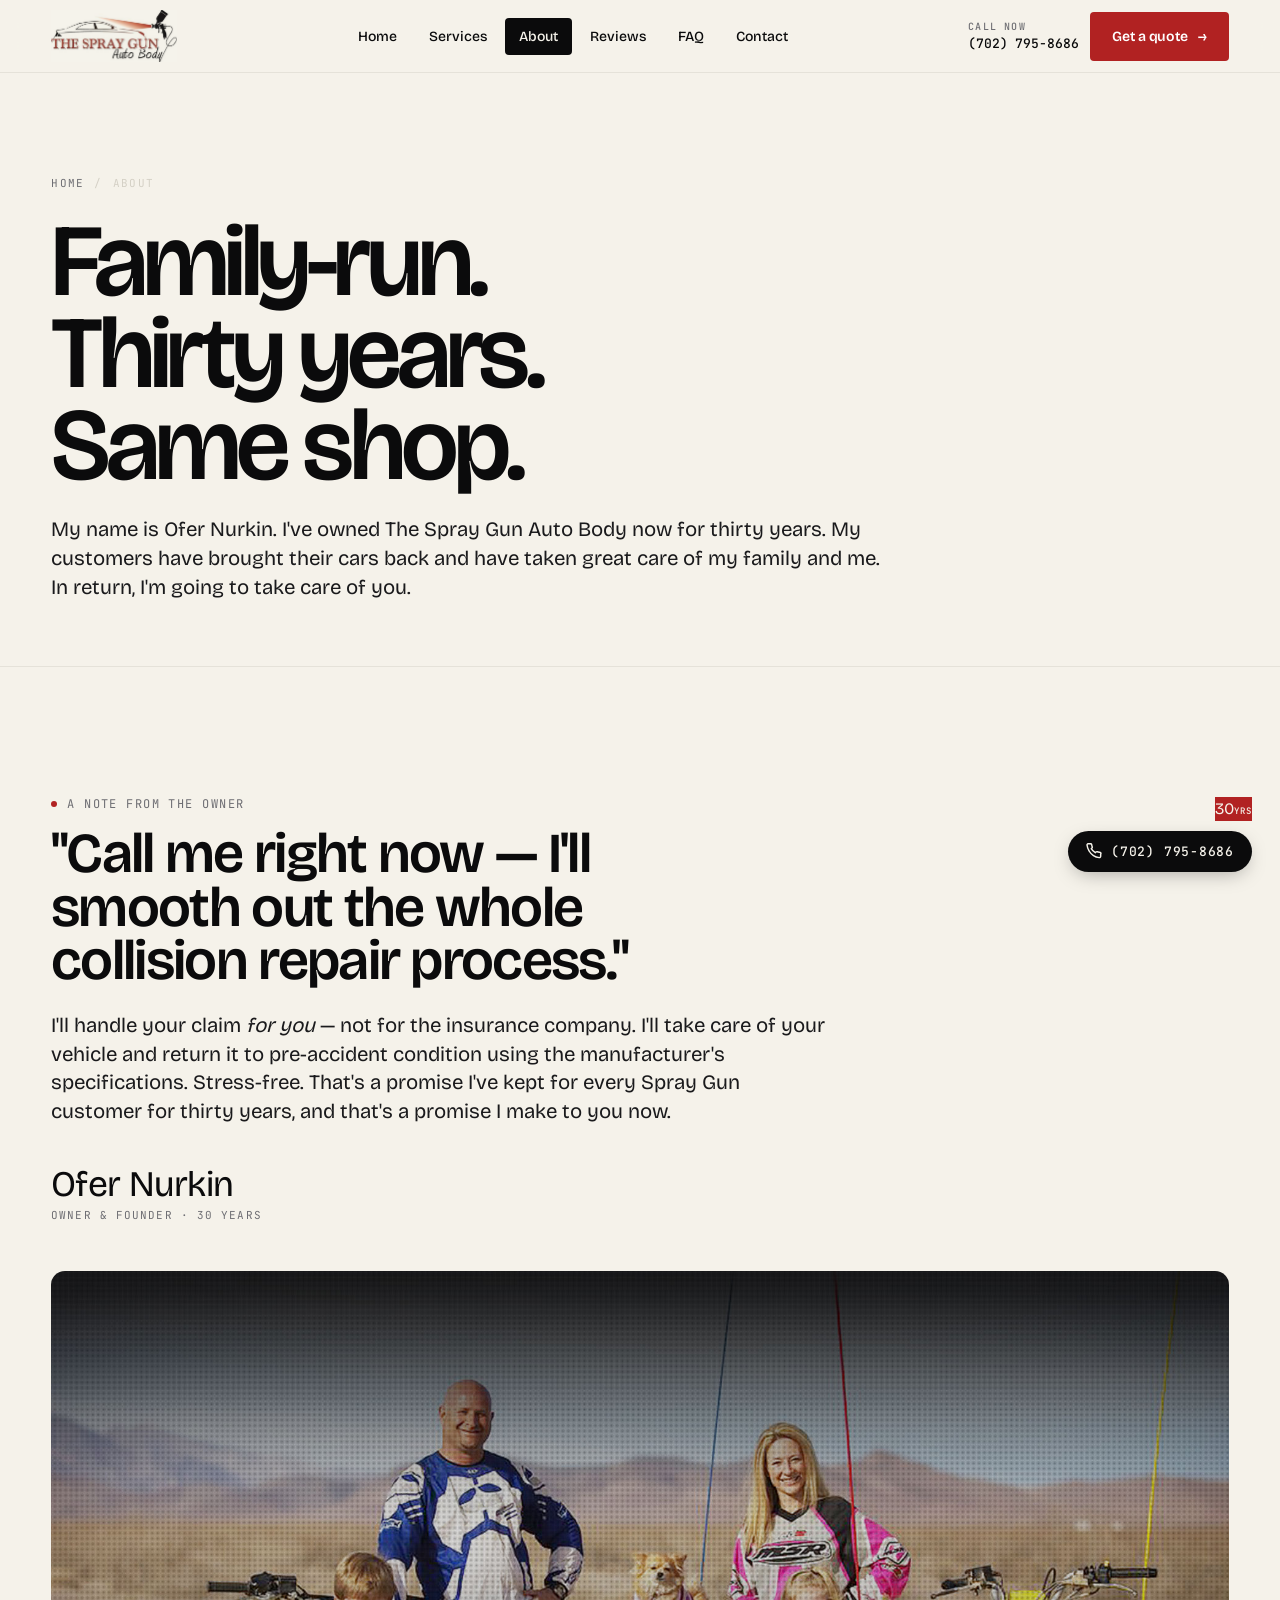
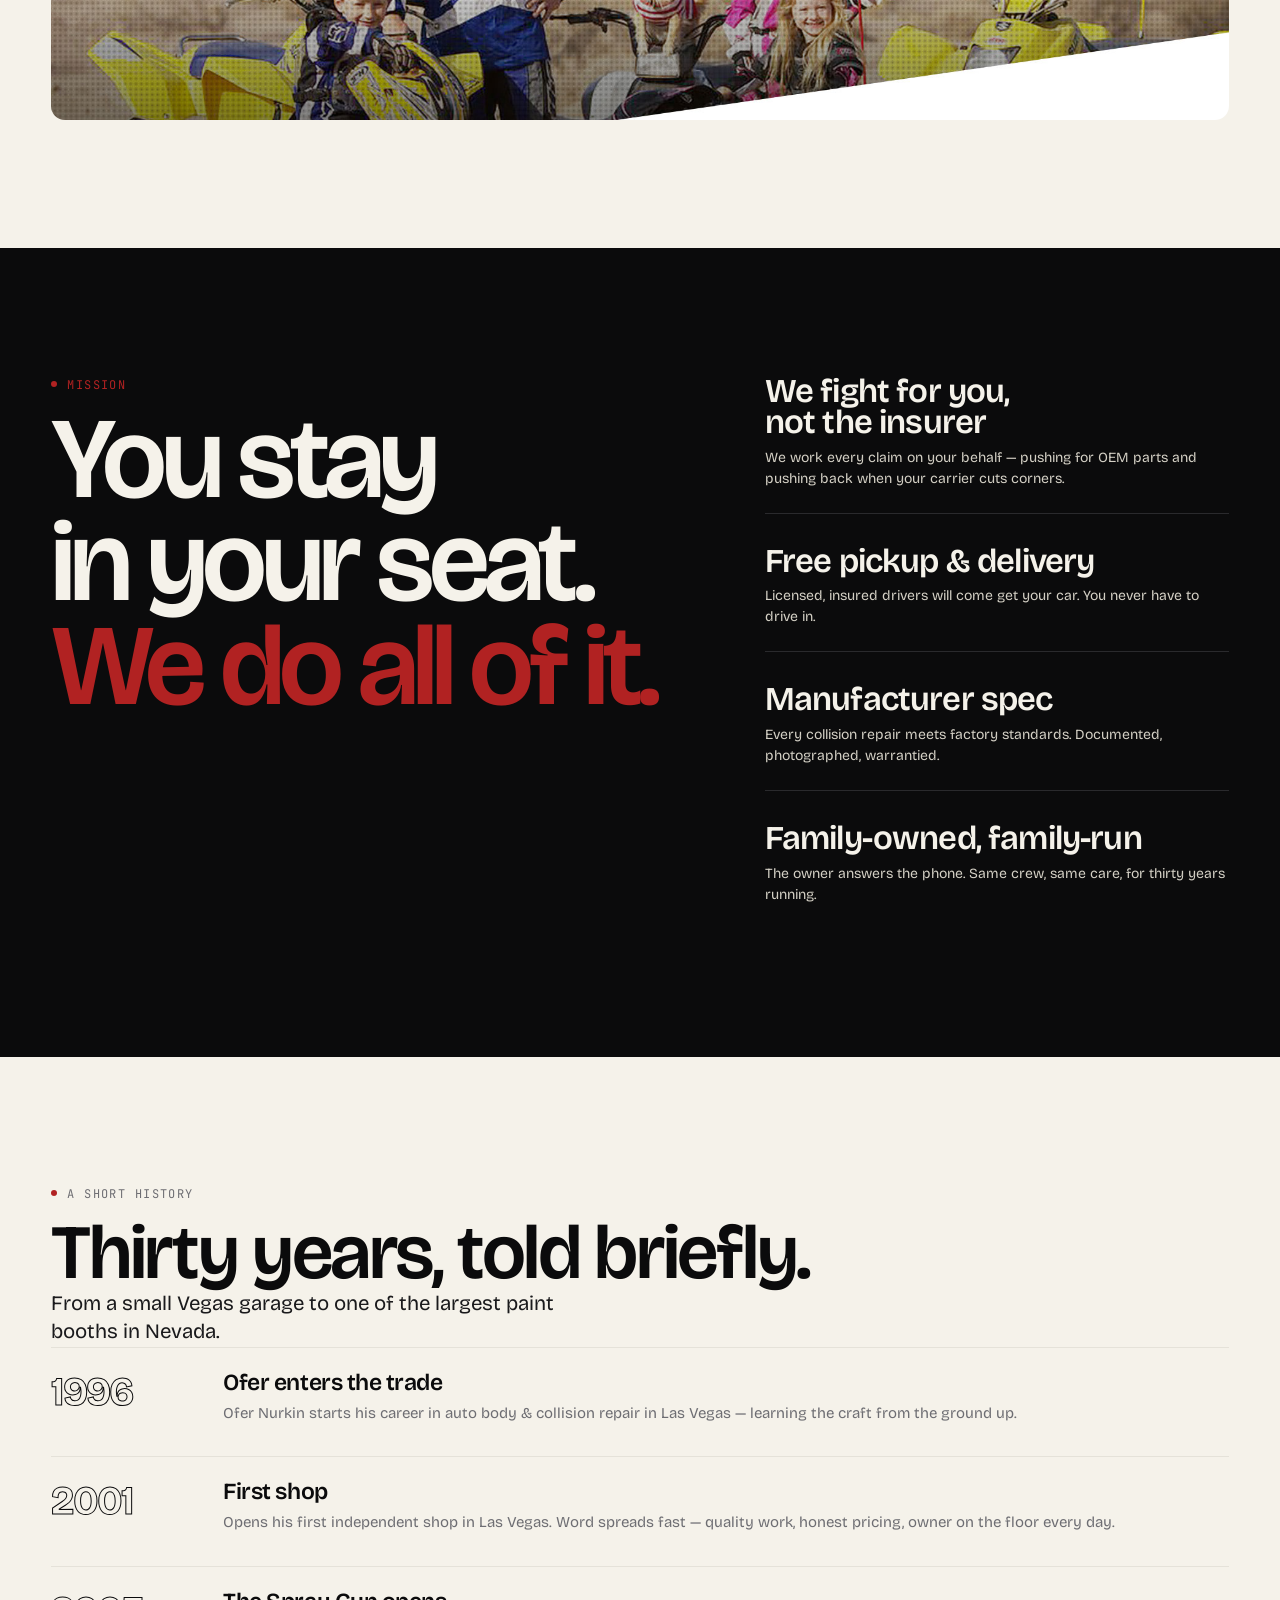
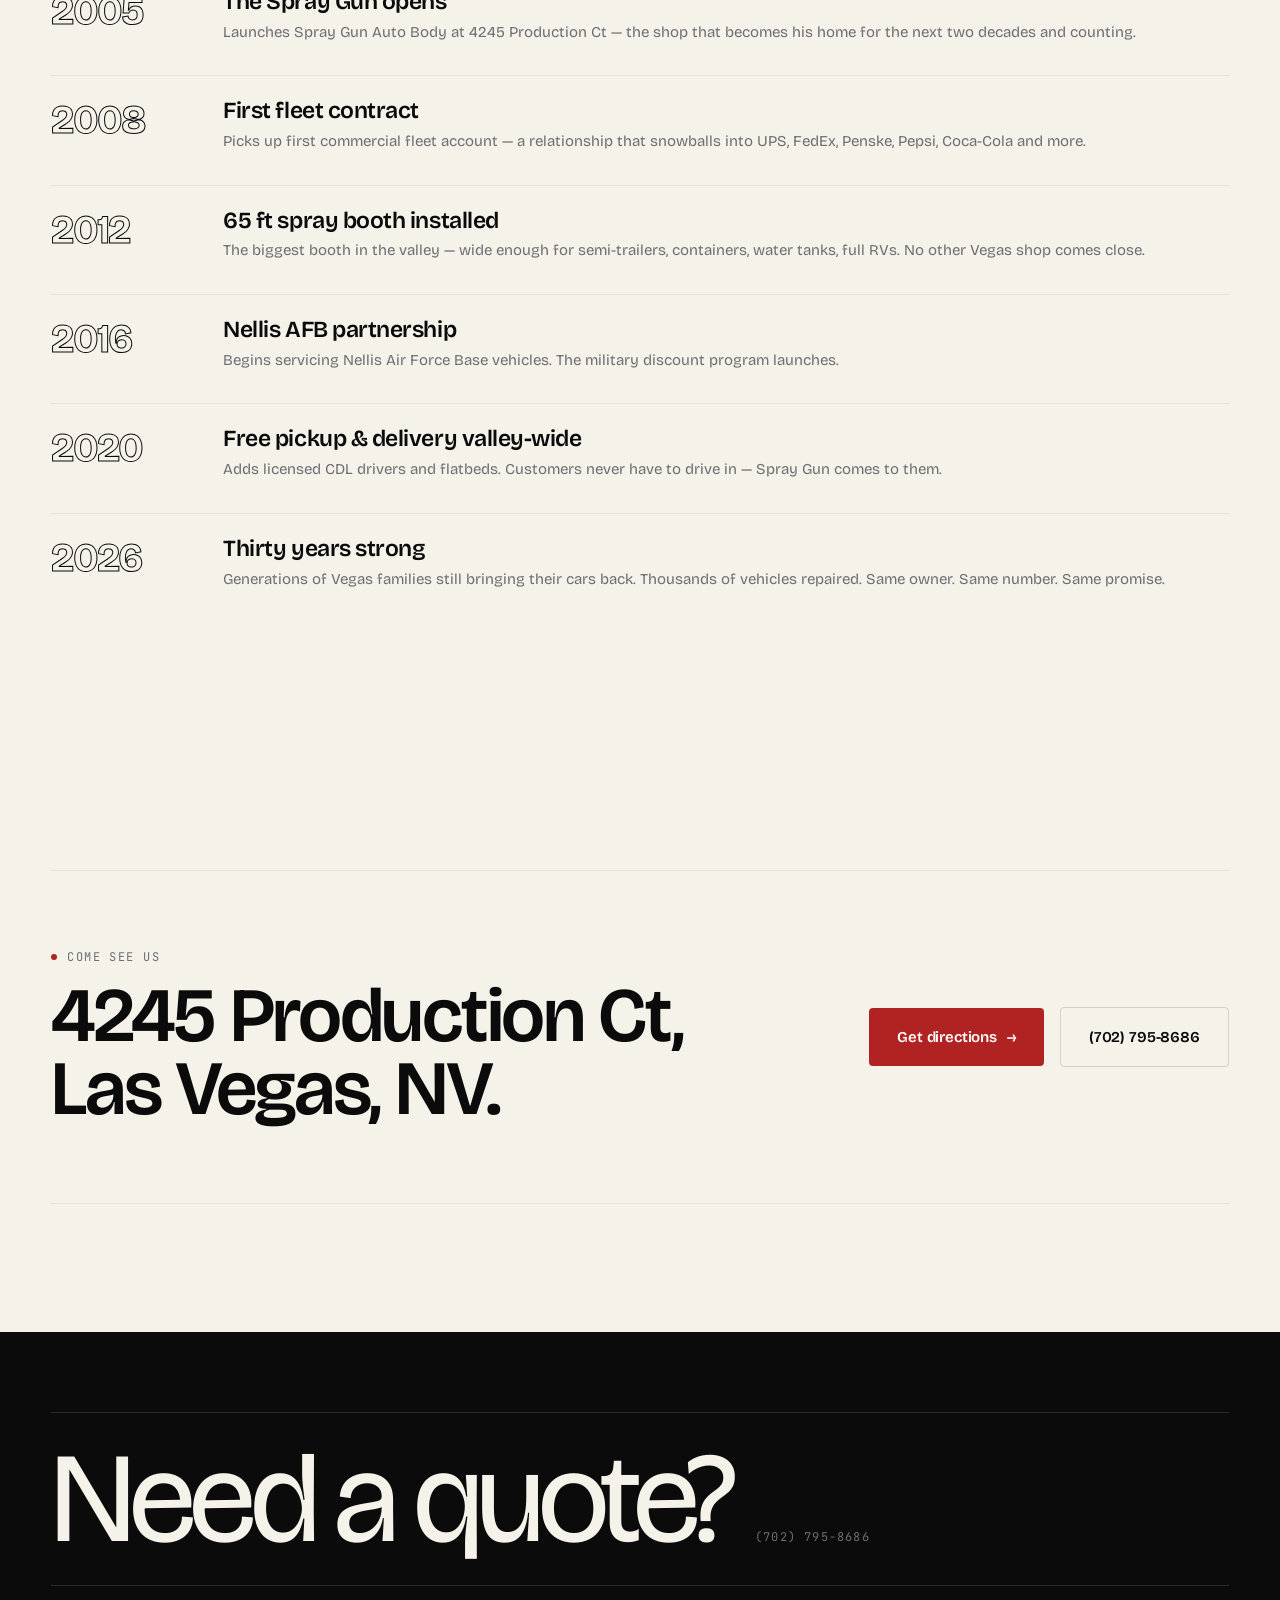
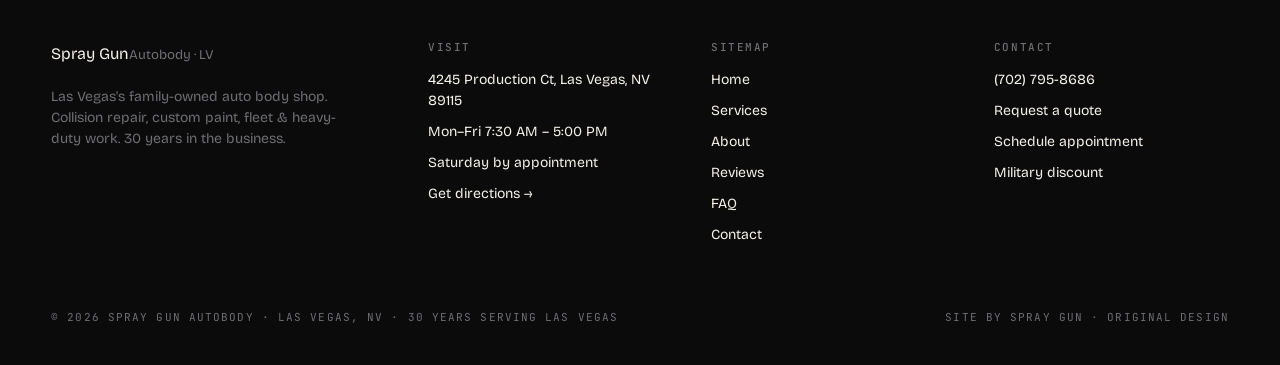
<file: about.html>
<!doctype html>
<html lang="en">
<head>
<meta charset="utf-8" />
<meta name="viewport" content="width=device-width,initial-scale=1" />
<title>About — 30 Years in Las Vegas | Spray Gun Autobody</title>
<meta name="description" content="Meet Ofer Nurkin, owner of Spray Gun Autobody for thirty years. Las Vegas's most experienced collision &amp; paint specialist. We work for you, not the insurance company." />
<meta name="keywords" content="about Spray Gun Autobody, Ofer Nurkin, family owned auto body Las Vegas, experienced collision repair Nevada, Las Vegas auto body history" />
<meta name="theme-color" content="#FFD60A" />
<link rel="canonical" href="https://thespraygun.com/about.html" />
<link rel="preconnect" href="https://fonts.googleapis.com" />
<link rel="preconnect" href="https://fonts.gstatic.com" crossorigin />
<link href="https://fonts.googleapis.com/css2?family=Bricolage+Grotesque:opsz,wght@12..96,400;12..96,500;12..96,600;12..96,700;12..96,800&family=Instrument+Serif:ital@0;1&family=JetBrains+Mono:wght@400;500&display=swap" rel="stylesheet" />
<link rel="stylesheet" href="assets/styles.css" />
</head>
<body>

<header data-nav="about"></header>

<section class="page-head" data-screen-label="04 About — Header">
  <div class="wrap">
    <div class="crumbs"><a href="index.html">Home</a><span>/</span><span>About</span></div>
    <h1>Family-run.<br /><span class="italic-serif">Thirty years.</span><br />Same shop.</h1>
    <p class="lead">
      My name is Ofer Nurkin. I've owned The Spray Gun Auto Body now for thirty years. My customers
      have brought their cars back and have taken great care of my family and me. In return, I'm going to take care of you.
    </p>
  </div>
</section>

<!-- Owner intro -->
<section class="section">
  <div class="wrap">
    <div class="owner-copy">
      <div class="eyebrow eyebrow-dot">A note from the owner</div>
      <h2 class="h-2" style="margin-top:14px;">
        "Call me right now — I'll smooth out the whole collision repair process."
      </h2>
      <p class="lead" style="margin-top:24px;">
        I'll handle your claim <em>for you</em> — not for the insurance company. I'll take care of your vehicle and
        return it to pre-accident condition using the manufacturer's specifications. Stress-free.
        That's a promise I've kept for every Spray Gun customer for thirty years, and that's a promise I make to you now.
      </p>
      <p class="owner-sig">
        <span>Ofer Nurkin</span>
        <small>Owner &amp; founder · 30 years</small>
      </p>
    </div>
    <div class="owner-family-wrap">
      <img src="ofer-family.jpg" alt="Ofer Nurkin and family, Las Vegas" class="owner-family-img" />
    </div>
  </div>
</section>

<!-- Mission -->
<section class="section" style="background:var(--ink); color:var(--paper);">
  <div class="wrap">
    <div class="mission-grid">
      <div>
        <div class="eyebrow eyebrow-dot" style="color:var(--yellow);">Mission</div>
        <h2 class="h-display" style="color:var(--paper); margin-top:14px;">
          You stay<br />in your seat.<br /><span style="color:var(--yellow);">We do <span class="italic-serif">all</span> of it.</span>
        </h2>
      </div>
      <div class="mission-points">
        <div>
          <h3 class="h-3">We fight for you, not the insurer</h3>
          <p>We work every claim on your behalf — pushing for OEM parts and pushing back when your carrier cuts corners.</p>
        </div>
        <div>
          <h3 class="h-3">Free pickup &amp; delivery</h3>
          <p>Licensed, insured drivers will come get your car. You never have to drive in.</p>
        </div>
        <div>
          <h3 class="h-3">Manufacturer spec</h3>
          <p>Every collision repair meets factory standards. Documented, photographed, warrantied.</p>
        </div>
        <div>
          <h3 class="h-3">Family-owned, family-run</h3>
          <p>The owner answers the phone. Same crew, same care, for thirty years running.</p>
        </div>
      </div>
    </div>
  </div>
</section>

<!-- Timeline -->
<section class="section">
  <div class="wrap">
    <div class="sec-head">
      <div>
        <div class="eyebrow eyebrow-dot">A short history</div>
        <h2 class="h-1" style="margin-top:14px;">Thirty years, told briefly.</h2>
      </div>
      <p class="lead" style="max-width:42ch;">
        From a small Vegas garage to one of the largest paint booths in Nevada.
      </p>
    </div>

    <ol class="timeline">
      <li>
        <div class="tl-year">1996</div>
        <div class="tl-card">
          <h3 class="h-4">Ofer enters the trade</h3>
          <p>Ofer Nurkin starts his career in auto body &amp; collision repair in Las Vegas — learning the craft from the ground up.</p>
        </div>
      </li>
      <li>
        <div class="tl-year">2001</div>
        <div class="tl-card">
          <h3 class="h-4">First shop</h3>
          <p>Opens his first independent shop in Las Vegas. Word spreads fast — quality work, honest pricing, owner on the floor every day.</p>
        </div>
      </li>
      <li>
        <div class="tl-year">2005</div>
        <div class="tl-card">
          <h3 class="h-4">The Spray Gun opens</h3>
          <p>Launches Spray Gun Auto Body at 4245 Production Ct — the shop that becomes his home for the next two decades and counting.</p>
        </div>
      </li>
      <li>
        <div class="tl-year">2008</div>
        <div class="tl-card">
          <h3 class="h-4">First fleet contract</h3>
          <p>Picks up first commercial fleet account — a relationship that snowballs into UPS, FedEx, Penske, Pepsi, Coca-Cola and more.</p>
        </div>
      </li>
      <li>
        <div class="tl-year">2012</div>
        <div class="tl-card">
          <h3 class="h-4">65 ft spray booth installed</h3>
          <p>The biggest booth in the valley — wide enough for semi-trailers, containers, water tanks, full RVs. No other Vegas shop comes close.</p>
        </div>
      </li>
      <li>
        <div class="tl-year">2016</div>
        <div class="tl-card">
          <h3 class="h-4">Nellis AFB partnership</h3>
          <p>Begins servicing Nellis Air Force Base vehicles. The military discount program launches.</p>
        </div>
      </li>
      <li>
        <div class="tl-year">2020</div>
        <div class="tl-card">
          <h3 class="h-4">Free pickup &amp; delivery valley-wide</h3>
          <p>Adds licensed CDL drivers and flatbeds. Customers never have to drive in — Spray Gun comes to them.</p>
        </div>
      </li>
      <li>
        <div class="tl-year">2026</div>
        <div class="tl-card">
          <h3 class="h-4">Thirty years strong</h3>
          <p>Generations of Vegas families still bringing their cars back. Thousands of vehicles repaired. Same owner. Same number. Same promise.</p>
        </div>
      </li>
    </ol>
  </div>
</section>


<!-- CTA -->
<section class="section">
  <div class="wrap">
    <div class="cta-strip">
      <div>
        <div class="eyebrow eyebrow-dot">Come see us</div>
        <h2 class="h-1" style="margin-top:14px;">4245 Production Ct,<br /><span class="italic-serif">Las Vegas, NV.</span></h2>
      </div>
      <div class="row">
        <a href="contact.html" class="btn btn-yellow btn-lg">Get directions <span class="arrow">→</span></a>
        <a href="tel:7027958686" class="btn btn-ghost btn-lg">(702) 795-8686</a>
      </div>
    </div>
  </div>
</section>

<footer data-footer="about"></footer>

<script src="assets/shared.js"></script>

<style>
.owner-copy { max-width: 800px; }
.owner-family-wrap {
  margin-top: 48px;
  border-radius: var(--radius-lg);
  overflow: hidden;
  aspect-ratio: 21 / 8;
}
.owner-family-img {
  width: 100%;
  height: 100%;
  object-fit: cover;
  object-position: center 30%;
  display: block;
}
.owner-sig {
  margin-top: 40px;
  display: flex;
  flex-direction: column;
  gap: 4px;
}
.owner-sig span {
  font-family: inherit;
  font-style: normal;
  font-size: 36px;
  letter-spacing: -0.02em;
  line-height: 1;
}
.owner-sig small {
  font-family: var(--mono);
  font-size: 11px;
  letter-spacing: 0.1em;
  text-transform: uppercase;
  color: var(--mute);
}

.mission-grid {
  display: grid;
  grid-template-columns: 1.4fr 1fr;
  gap: 64px;
}
@media (max-width: 900px) { .mission-grid { grid-template-columns: 1fr; } }
.mission-points {
  display: flex;
  flex-direction: column;
  gap: 32px;
  align-self: end;
}
.mission-points > div {
  padding-bottom: 24px;
  border-bottom: 1px solid var(--ink-3);
}
.mission-points > div:last-child { border-bottom: 0; }
.mission-points p { color: var(--line-2); font-size: 14px; margin-top: 8px; }

.timeline {
  list-style: none;
  display: flex;
  flex-direction: column;
  gap: 8px;
}
.timeline li {
  display: grid;
  grid-template-columns: 140px 1fr;
  gap: 32px;
  padding: 24px 0;
  border-top: 1px solid var(--line);
  align-items: start;
  transition: background 0.3s;
}
.timeline li:hover { background: var(--paper-2); }
.tl-year {
  font-family: var(--display);
  font-size: 40px;
  font-weight: 700;
  letter-spacing: -0.04em;
  color: var(--yellow-2);
  -webkit-text-stroke: 1px var(--ink);
  color: transparent;
  line-height: 1;
}
.tl-card { display: flex; flex-direction: column; gap: 8px; }
.tl-card p { color: var(--mute); font-size: 15px; }
@media (max-width: 700px) {
  .timeline li { grid-template-columns: 1fr; gap: 12px; }
  .tl-year { font-size: 28px; }
}


.cta-strip {
  display: flex;
  align-items: center;
  justify-content: space-between;
  gap: 32px;
  flex-wrap: wrap;
  border-top: 1px solid var(--line);
  border-bottom: 1px solid var(--line);
  padding-block: clamp(48px, 6vw, 80px);
}
footer { margin-top: 0; }
</style>
</body>
</html>
</file>
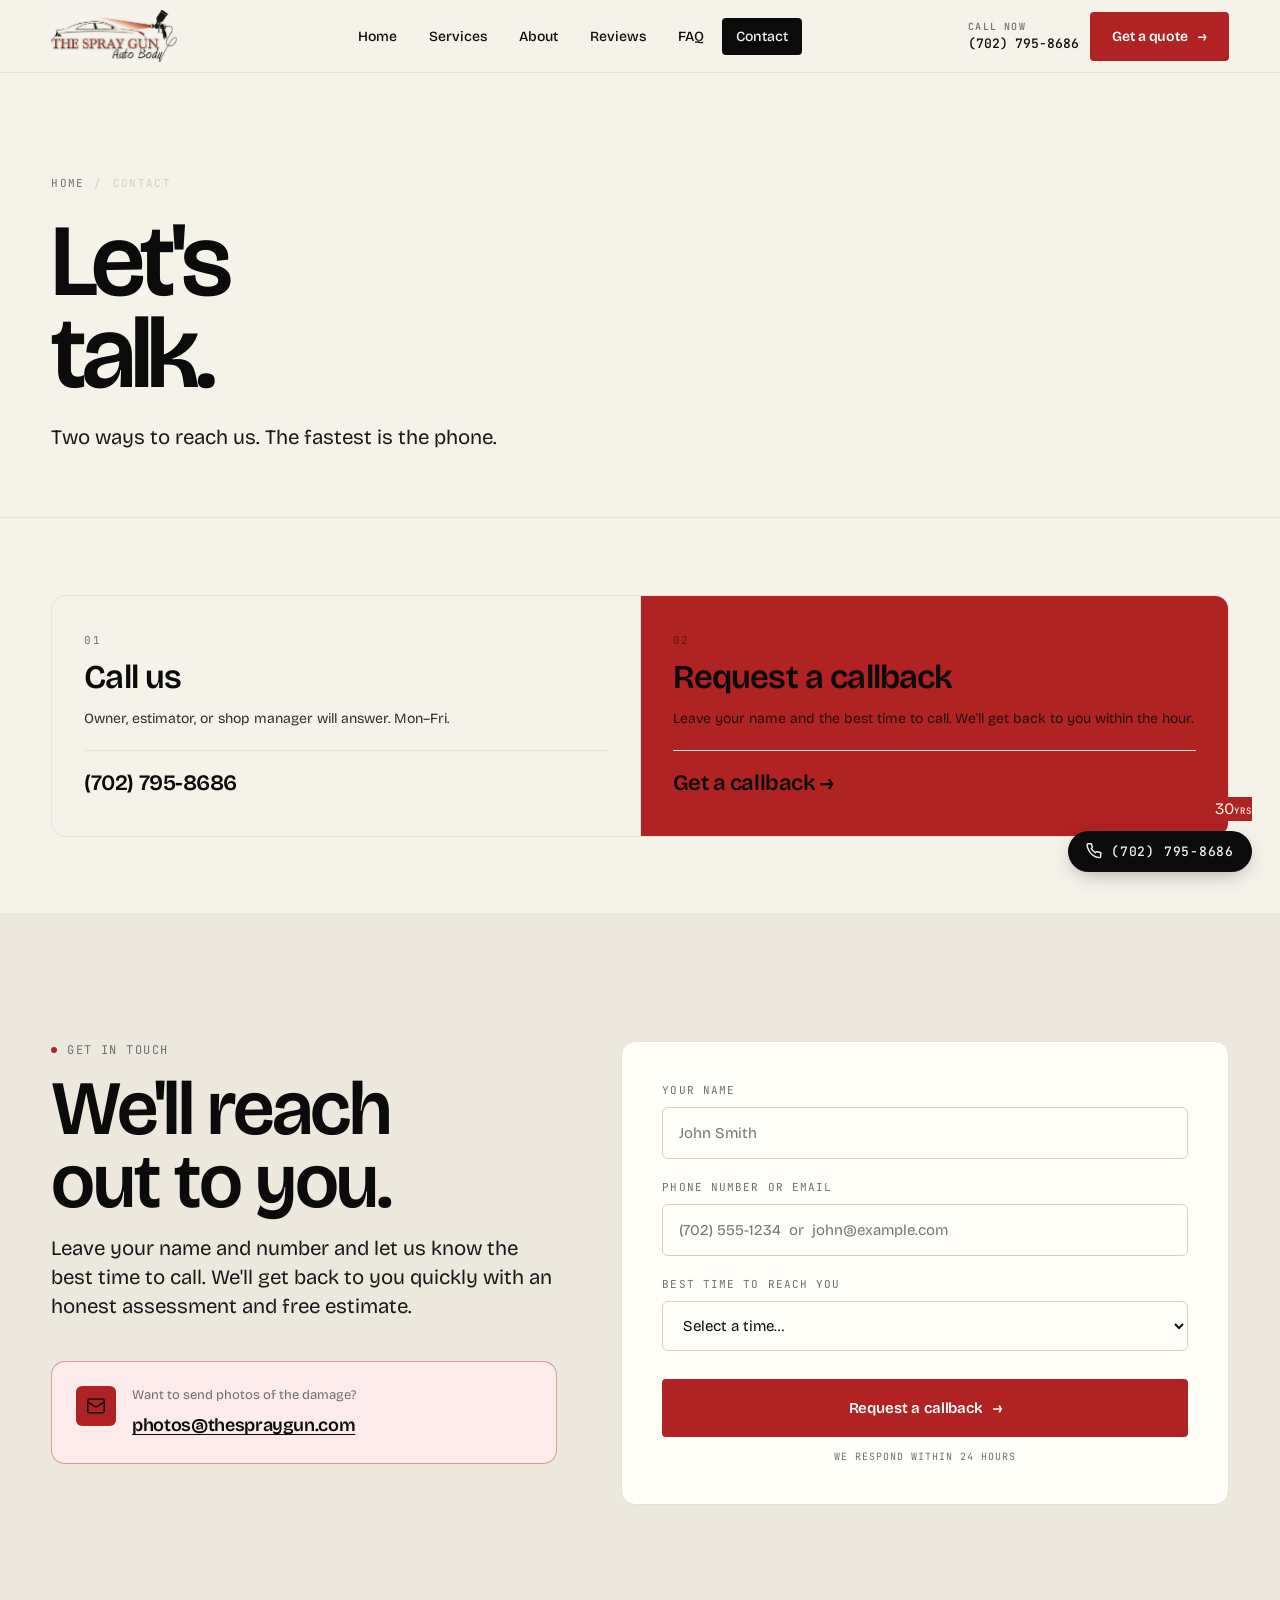
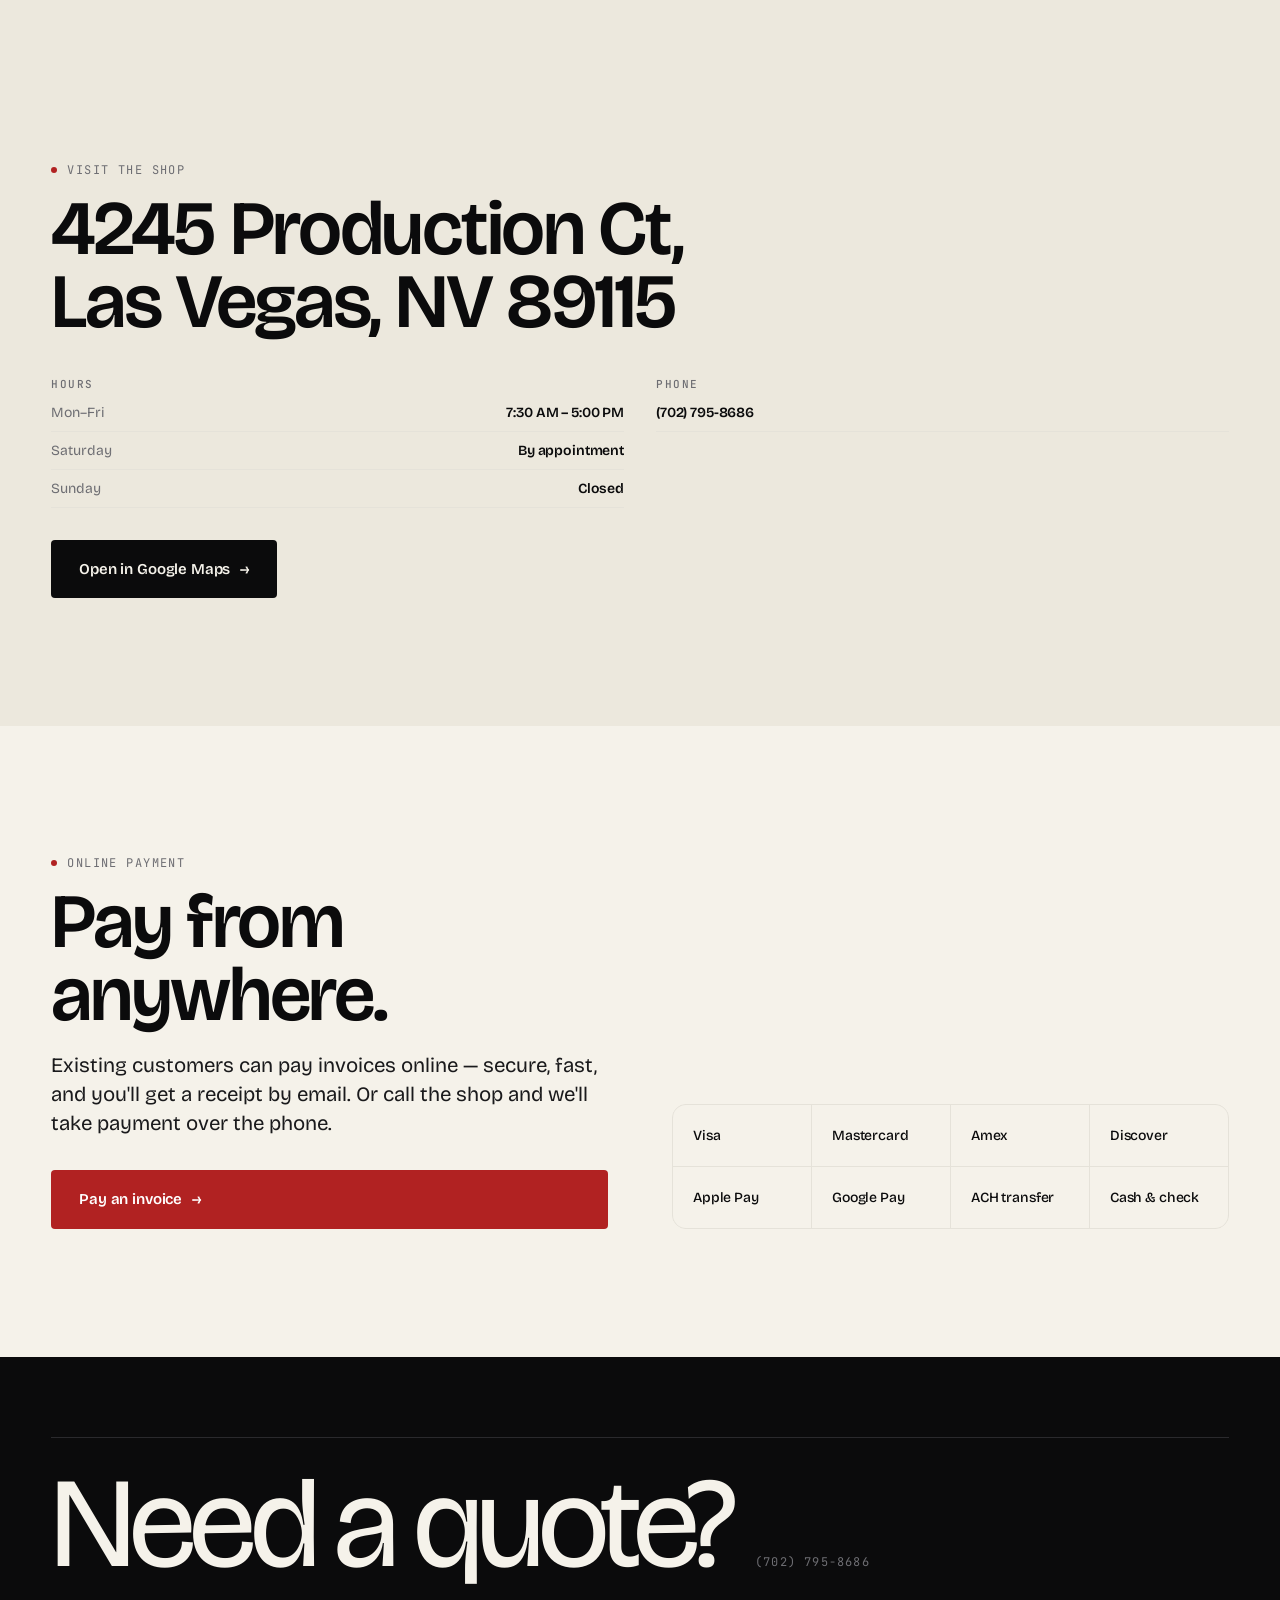
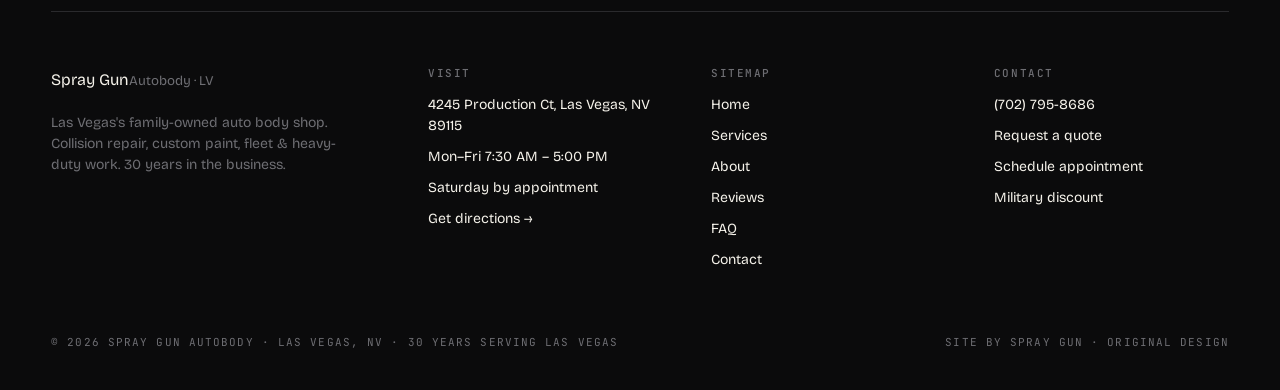
<file: contact.html>
<!doctype html>
<html lang="en">
<head>
<meta charset="utf-8" />
<meta name="viewport" content="width=device-width,initial-scale=1" />
<title>Contact &amp; Directions — 4245 Production Ct, Las Vegas | Spray Gun Autobody</title>
<meta name="description" content="Get directions to Spray Gun Autobody at 4245 Production Ct, Las Vegas, NV 89115. Call (702) 795-8686, request a free quote, schedule an appointment, or pay online." />
<meta name="keywords" content="Spray Gun Autobody address, auto body shop directions Las Vegas, schedule auto body appointment, free quote Las Vegas, online payment auto body" />
<meta name="theme-color" content="#FFD60A" />
<link rel="canonical" href="https://thespraygun.com/contact.html" />
<link rel="preconnect" href="https://fonts.googleapis.com" />
<link rel="preconnect" href="https://fonts.gstatic.com" crossorigin />
<link href="https://fonts.googleapis.com/css2?family=Bricolage+Grotesque:opsz,wght@12..96,400;12..96,500;12..96,600;12..96,700;12..96,800&family=Instrument+Serif:ital@0;1&family=JetBrains+Mono:wght@400;500&display=swap" rel="stylesheet" />
<link rel="stylesheet" href="assets/styles.css" />

<script type="application/ld+json">
{
  "@context": "https://schema.org",
  "@type": "AutoBodyShop",
  "name": "Spray Gun Autobody",
  "telephone": "+1-702-795-8686",
  "address": { "@type": "PostalAddress", "streetAddress": "4245 Production Ct", "addressLocality": "Las Vegas", "addressRegion": "NV", "postalCode": "89115", "addressCountry": "US" },
  "geo": { "@type": "GeoCoordinates", "latitude": 36.234, "longitude": -115.078 },
  "openingHoursSpecification": [{ "@type": "OpeningHoursSpecification", "dayOfWeek":["Monday","Tuesday","Wednesday","Thursday","Friday"], "opens":"07:30", "closes":"17:00" }]
}
</script>
</head>
<body>

<header data-nav="contact"></header>

<section class="page-head" data-screen-label="08 Contact — Header">
  <div class="wrap">
    <div class="crumbs"><a href="index.html">Home</a><span>/</span><span>Contact</span></div>
    <h1>Let's<br />talk.</h1>
    <p class="lead">
      Two ways to reach us. The fastest is the phone.
    </p>
  </div>
</section>

<!-- THREE-COLUMN CONTACT STRIP -->
<section class="section-sm">
  <div class="wrap">
    <div class="contact-strip">
      <a href="tel:7027958686" class="cs-card">
        <span class="cs-num">01</span>
        <h2 class="h-3">Call us</h2>
        <p>Owner, estimator, or shop manager will answer. Mon–Fri.</p>
        <strong>(702) 795-8686</strong>
      </a>
      <a href="#contact" class="cs-card cs-feature">
        <span class="cs-num">02</span>
        <h2 class="h-3">Request a callback</h2>
        <p>Leave your name and the best time to call. We'll get back to you within the hour.</p>
        <strong>Get a callback →</strong>
      </a>
    </div>
  </div>
</section>

<!-- ============================================================
     CONTACT SECTION
     ============================================================ -->
<section class="section" id="contact" style="background:var(--paper-2);" data-screen-label="08 Contact — Contact Form">
  <div class="wrap">
    <div class="contact-split">
      <div class="contact-split-left">
        <div class="eyebrow eyebrow-dot">Get in touch</div>
        <h2 class="h-1" style="margin-top:14px;">We'll reach<br />out to you.</h2>
        <p class="lead" style="margin-top:16px;text-wrap:pretty;">
          Leave your name and number and let us know the best time to call. We'll get back to you quickly with an honest assessment and free estimate.
        </p>
        <div class="contact-email-note">
          <div class="contact-email-icon">
            <svg width="20" height="20" viewBox="0 0 24 24" fill="none" stroke="currentColor" stroke-width="1.8" stroke-linecap="round" stroke-linejoin="round"><rect x="2" y="4" width="20" height="16" rx="2"></rect><path d="m22 7-8.97 5.7a1.94 1.94 0 0 1-2.06 0L2 7"></path></svg>
          </div>
          <div>
            <p class="contact-email-label">Want to send photos of the damage?</p>
            <a href="mailto:photos@thespraygun.com" class="contact-email-addr">photos@thespraygun.com</a>
          </div>
        </div>
      </div>
      <form action="https://api.web3forms.com/submit" method="POST" class="contact-form" id="contact-form-cp">
        <input type="hidden" name="access_key" value="c3ff156c-3761-479f-8ebc-9711a91b3e7a" />
        <input type="hidden" name="subject" value="New Contact Request — The Spray Gun Website" />
        <input type="hidden" name="from_name" value="Spray Gun Website" />
        <input type="checkbox" name="botcheck" style="display:none;" />
        <div class="field">
          <label for="cp-cf-name">Your name</label>
          <input type="text" id="cp-cf-name" name="name" required placeholder="John Smith" />
        </div>
        <div class="field" style="margin-top:20px;">
          <label for="cp-cf-contact">Phone number or email</label>
          <input type="text" id="cp-cf-contact" name="phone_or_email" required placeholder="(702) 555-1234  or  john@example.com" />
        </div>
        <div class="field" style="margin-top:20px;">
          <label for="cp-cf-time">Best time to reach you</label>
          <select id="cp-cf-time" name="best_time">
            <option value="" disabled selected>Select a time…</option>
            <option>Morning (7:30 AM – 10 AM)</option>
            <option>Midday (10 AM – 1 PM)</option>
            <option>Afternoon (1 PM – 5 PM)</option>
            <option>Anytime during business hours</option>
          </select>
        </div>
        <button type="submit" class="btn btn-yellow btn-lg" style="margin-top:28px;width:100%;justify-content:center;" id="cp-cf-submit">
          Request a callback <span class="arrow">→</span>
        </button>
        <p style="margin-top:12px;font-family:var(--mono);font-size:10px;letter-spacing:0.1em;text-transform:uppercase;color:var(--mute);text-align:center;">
          We respond within 24 hours
        </p>
        <div class="cf-success" id="cp-cf-success">
          <div class="cf-success-icon">
            <svg width="28" height="28" viewBox="0 0 24 24" fill="none" stroke="currentColor" stroke-width="2.5" stroke-linecap="round" stroke-linejoin="round"><polyline points="20 6 9 17 4 12"></polyline></svg>
          </div>
          <h3 class="h-3">Got it — we'll call you.</h3>
          <p>We'll reach out at your preferred time. In the meantime feel free to call us at (702) 795-8686.</p>
        </div>
      </form>
    </div>
  </div>
</section>

<!-- VISIT / DIRECTIONS -->
<section class="section" id="visit" style="background:var(--paper-2);" data-screen-label="08 Contact — Visit">
  <div class="wrap">
    <div class="visit-meta">
      <div class="eyebrow eyebrow-dot">Visit the shop</div>
      <h2 class="h-1" style="margin-top:14px;">4245 Production Ct,<br />Las Vegas, NV 89115</h2>

      <div class="visit-blocks">
        <div>
          <h4>Hours</h4>
          <ul>
            <li><span>Mon–Fri</span><strong>7:30 AM – 5:00 PM</strong></li>
            <li><span>Saturday</span><strong>By appointment</strong></li>
            <li><span>Sunday</span><strong>Closed</strong></li>
          </ul>
        </div>
        <div>
          <h4>Phone</h4>
          <ul>
            <li><a href="tel:7027958686"><strong>(702) 795-8686</strong></a></li>
          </ul>
        </div>
      </div>

      <a href="https://maps.google.com/?q=4245+Production+Ct+Las+Vegas+NV+89115" target="_blank" rel="noopener" class="btn btn-ink btn-lg" style="margin-top:32px;">
        Open in Google Maps <span class="arrow">→</span>
      </a>
    </div>
  </div>
</section>

<!-- PAYMENT -->
<section class="section" id="payment">
  <div class="wrap">
    <div class="pay-grid">
      <div>
        <div class="eyebrow eyebrow-dot">Online payment</div>
        <h2 class="h-1" style="margin-top:14px;">Pay from anywhere.</h2>
        <p class="lead" style="margin-top:20px;">
          Existing customers can pay invoices online — secure, fast, and you'll get a receipt by email. Or call the shop and we'll take payment over the phone.
        </p>
      </div>
      <div class="pay-methods">
        <div class="pm">Visa</div>
        <div class="pm">Mastercard</div>
        <div class="pm">Amex</div>
        <div class="pm">Discover</div>
        <div class="pm">Apple Pay</div>
        <div class="pm">Google Pay</div>
        <div class="pm">ACH transfer</div>
        <div class="pm">Cash &amp; check</div>
      </div>
      <a href="#" class="btn btn-yellow btn-lg pay-cta">Pay an invoice <span class="arrow">→</span></a>
    </div>
  </div>
</section>

<footer data-footer="contact"></footer>

<script src="assets/shared.js"></script>

<style>
.contact-strip {
  display: grid;
  grid-template-columns: repeat(2, 1fr);
  gap: 1px;
  background: var(--line);
  border: 1px solid var(--line);
  border-radius: var(--radius-lg);
  overflow: hidden;
}
@media (max-width: 800px) { .contact-strip { grid-template-columns: 1fr; } }
.cs-card {
  background: var(--paper);
  padding: 36px 32px;
  display: flex;
  flex-direction: column;
  gap: 14px;
  min-height: 240px;
  transition: background 0.3s, color 0.3s;
  cursor: pointer;
}
.cs-card:hover { background: var(--ink); color: var(--paper); }
.cs-card:hover .cs-num { color: var(--yellow); }
.cs-num {
  font-family: var(--mono);
  font-size: 11px;
  letter-spacing: 0.14em;
  color: var(--mute);
  transition: color 0.3s;
}
.cs-card p { font-size: 14px; color: inherit; opacity: 0.85; line-height: 1.5; }
.cs-card strong {
  font-family: var(--display);
  margin-top: auto;
  padding-top: 16px;
  font-size: 22px;
  letter-spacing: -0.02em;
  font-weight: 600;
  border-top: 1px solid var(--line);
  transition: border-color 0.3s;
}
.cs-card:hover strong { border-color: var(--ink-3); }
.cs-feature { background: var(--yellow); color: var(--ink); }
.cs-feature .cs-num { color: rgba(11,11,12,0.5); }

/* QUOTE FORM */
.quote-layout {
  display: grid;
  grid-template-columns: 1fr 1.6fr;
  gap: 64px;
  align-items: start;
}
@media (max-width: 980px) { .quote-layout { grid-template-columns: 1fr; gap: 32px; } }
.quote-side { position: sticky; top: 96px; }
@media (max-width: 980px) { .quote-side { position: static; } }
.quote-trust {
  display: flex;
  gap: 24px;
  margin-top: 48px;
  padding-top: 24px;
  border-top: 1px solid var(--line);
}
.quote-trust > div { display: flex; flex-direction: column; gap: 4px; }
.quote-trust strong {
  font-family: var(--display);
  font-size: 28px;
  font-weight: 700;
  letter-spacing: -0.03em;
  line-height: 1;
}
.quote-trust small {
  font-family: var(--mono);
  font-size: 10px;
  letter-spacing: 0.12em;
  text-transform: uppercase;
  color: var(--mute);
}

.quote-form {
  background: var(--white);
  border: 1px solid var(--line);
  border-radius: var(--radius-lg);
  padding: 40px;
  position: relative;
  min-height: 600px;
}
@media (max-width: 600px) { .quote-form { padding: 28px; } }

.quote-progress {
  display: grid;
  grid-template-columns: auto 1fr auto 1fr auto 1fr auto;
  align-items: center;
  gap: 12px;
  margin-bottom: 40px;
  padding-bottom: 32px;
  border-bottom: 1px solid var(--line);
}
.qp-step {
  display: flex;
  flex-direction: column;
  align-items: center;
  gap: 6px;
}
.qp-step span {
  width: 32px; height: 32px;
  border-radius: 50%;
  background: var(--paper-2);
  display: flex; align-items: center; justify-content: center;
  font-family: var(--mono);
  font-size: 12px;
  font-weight: 600;
  color: var(--mute);
  transition: background 0.3s, color 0.3s;
}
.qp-step.active span { background: var(--ink); color: var(--yellow); }
.qp-step small {
  font-family: var(--mono);
  font-size: 9px;
  letter-spacing: 0.12em;
  text-transform: uppercase;
  color: var(--mute);
}
.qp-bar { height: 2px; background: var(--paper-2); border-radius: 999px; overflow: hidden; }
.qp-bar div { height: 100%; background: var(--ink); width: 0; transition: width 0.4s ease; }

.quote-step { display: none; border: 0; }
.quote-step.active { display: block; animation: fadeUp 0.4s ease; }
.quote-step .step-meta {
  font-family: var(--mono);
  font-size: 11px;
  letter-spacing: 0.12em;
  text-transform: uppercase;
  color: var(--mute);
  margin-bottom: 12px;
}
.quote-step h3 { margin-bottom: 32px; }

.form-grid {
  display: grid;
  grid-template-columns: 1fr 1fr;
  gap: 20px;
}
@media (max-width: 540px) { .form-grid { grid-template-columns: 1fr; } }

.chip-group {
  display: flex;
  flex-wrap: wrap;
  gap: 8px;
}
.chip-group label {
  cursor: pointer;
}
.chip-group input { position: absolute; opacity: 0; pointer-events: none; }
.chip-group span {
  display: inline-block;
  padding: 10px 16px;
  border: 1px solid var(--line-2);
  border-radius: 999px;
  font-size: 14px;
  font-weight: 500;
  transition: background 0.2s, color 0.2s, border-color 0.2s;
}
.chip-group label:hover span { background: var(--paper-2); }
.chip-group input:checked + span {
  background: var(--ink);
  color: var(--yellow);
  border-color: var(--ink);
}

.upload {
  border: 2px dashed var(--line-2);
  border-radius: var(--radius);
  padding: 32px;
  text-align: center;
  color: var(--mute);
  font-size: 14px;
}
.upload span { font-size: 24px; display: block; margin-bottom: 6px; }

.quote-nav {
  display: flex;
  justify-content: space-between;
  margin-top: 40px;
  padding-top: 24px;
  border-top: 1px solid var(--line);
}

.quote-success {
  display: none;
  text-align: center;
  padding: 40px 20px;
}
.quote-form.done .quote-step,
.quote-form.done .quote-progress { display: none; }
.quote-form.done .quote-success { display: block; }
.qs-icon {
  width: 80px;
  height: 80px;
  margin: 0 auto 24px;
  background: var(--yellow);
  border-radius: 50%;
  display: flex;
  align-items: center;
  justify-content: center;
  color: var(--ink);
}

.visit-blocks {
  display: grid;
  grid-template-columns: 1fr 1fr;
  gap: 32px;
  margin-top: 40px;
}
@media (max-width: 600px) { .visit-blocks { grid-template-columns: 1fr; } }
.visit-blocks h4 {
  font-family: var(--mono);
  font-size: 11px;
  letter-spacing: 0.14em;
  text-transform: uppercase;
  color: var(--mute);
  font-weight: 500;
  margin-bottom: 12px;
}
.visit-blocks ul { list-style: none; display: flex; flex-direction: column; gap: 8px; }
.visit-blocks ul li {
  display: flex;
  justify-content: space-between;
  font-size: 14px;
  padding-bottom: 8px;
  border-bottom: 1px solid var(--line);
}
.visit-blocks ul span { color: var(--mute); }
.visit-blocks strong {
  font-family: var(--display);
  font-weight: 600;
  letter-spacing: -0.01em;
}

.visit-map {
  position: relative;
  aspect-ratio: 1 / 1;
  border-radius: var(--radius-lg);
  overflow: hidden;
  border: 1px solid var(--line);
  background: var(--white);
}
.visit-map svg { width: 100%; height: 100%; display: block; }
.map-pin-label {
  position: absolute;
  bottom: 24px;
  left: 24px;
  background: var(--ink);
  color: var(--paper);
  font-family: var(--mono);
  font-size: 11px;
  letter-spacing: 0.1em;
  text-transform: uppercase;
  padding: 10px 16px;
  border-radius: 999px;
}

/* PAYMENT */
.pay-grid {
  display: grid;
  grid-template-columns: 1fr 1fr;
  grid-template-rows: auto auto;
  gap: 32px 64px;
  align-items: end;
}
@media (max-width: 900px) { .pay-grid { grid-template-columns: 1fr; } }
.pay-methods {
  display: grid;
  grid-template-columns: repeat(4, 1fr);
  gap: 1px;
  background: var(--line);
  border: 1px solid var(--line);
  border-radius: var(--radius-lg);
  overflow: hidden;
  grid-row: 1 / 3;
  grid-column: 2;
}
@media (max-width: 900px) {
  .pay-methods { grid-column: 1; grid-row: auto; grid-template-columns: repeat(2, 1fr); }
  .pay-cta { grid-column: 1; }
}
.pm {
  background: var(--paper);
  padding: 20px;
  font-family: var(--display);
  font-weight: 500;
  font-size: 14px;
  letter-spacing: -0.01em;
  transition: background 0.3s;
}
.pm:hover { background: var(--yellow); }

.pay-cta { align-self: start; }

footer { margin-top: 0; }

/* CONTACT SPLIT SECTION */
.contact-split {
  display: grid;
  grid-template-columns: 1fr 1.2fr;
  gap: 64px;
  align-items: start;
}
@media (max-width: 900px) { .contact-split { grid-template-columns: 1fr; gap: 36px; } }
.contact-split-left { display: flex; flex-direction: column; gap: 0; }
.contact-email-note {
  display: flex;
  align-items: flex-start;
  gap: 16px;
  margin-top: 40px;
  padding: 24px;
  background: var(--yellow-dim);
  border: 1px solid color-mix(in srgb, var(--yellow) 40%, transparent);
  border-radius: var(--radius-lg);
}
.contact-email-icon {
  width: 40px; height: 40px; flex-shrink: 0;
  background: var(--yellow);
  border-radius: var(--radius);
  display: flex; align-items: center; justify-content: center;
  color: var(--ink);
}
.contact-email-label {
  font-size: 13px;
  color: var(--mute);
  margin: 0 0 6px;
}
.contact-email-addr {
  font-family: var(--display);
  font-size: 18px;
  font-weight: 600;
  letter-spacing: -0.02em;
  color: var(--ink);
  text-decoration: underline;
  text-underline-offset: 3px;
}
.contact-email-addr:hover { color: var(--yellow-2); }

.contact-form {
  background: var(--white);
  border: 1px solid var(--line);
  border-radius: var(--radius-lg);
  padding: 40px;
  position: relative;
}
@media (max-width: 600px) { .contact-form { padding: 28px; } }
.contact-form.submitted .field,
.contact-form.submitted #hp-cf-submit,
.contact-form.submitted #cp-cf-submit,
.contact-form.submitted p { display: none; }
.contact-form.submitted .cf-success { display: flex; }

.cf-success {
  display: none;
  flex-direction: column;
  align-items: center;
  text-align: center;
  gap: 16px;
  padding: 40px 20px;
}
.cf-success-icon {
  width: 64px; height: 64px;
  background: var(--yellow);
  border-radius: 50%;
  display: flex; align-items: center; justify-content: center;
  color: var(--ink);
}
.cf-success p { font-size: 15px; color: var(--mute); max-width: 38ch; line-height: 1.5; }
</style>
<script>
  (function () {
    function setupCF(formId, submitId) {
      var form = document.getElementById(formId);
      var btn = document.getElementById(submitId);
      if (!form) return;
      form.addEventListener('submit', function (e) {
        e.preventDefault();
        btn.disabled = true;
        btn.textContent = 'Sending\u2026';
        fetch('https://api.web3forms.com/submit', { method: 'POST', body: new FormData(form) })
          .then(function (r) { return r.json(); })
          .then(function (res) {
            if (res.success) { form.classList.add('submitted'); }
            else { alert('Something went wrong. Please call us at (702) 795-8686.'); btn.disabled = false; btn.textContent = 'Request a callback \u2192'; }
          })
          .catch(function () { alert('Network error. Please call (702) 795-8686.'); btn.disabled = false; btn.textContent = 'Request a callback \u2192'; });
      });
    }
    setupCF('contact-form-hp', 'hp-cf-submit');
    setupCF('contact-form-cp', 'cp-cf-submit');
  })();
</script>
</body>
</html>
</file>
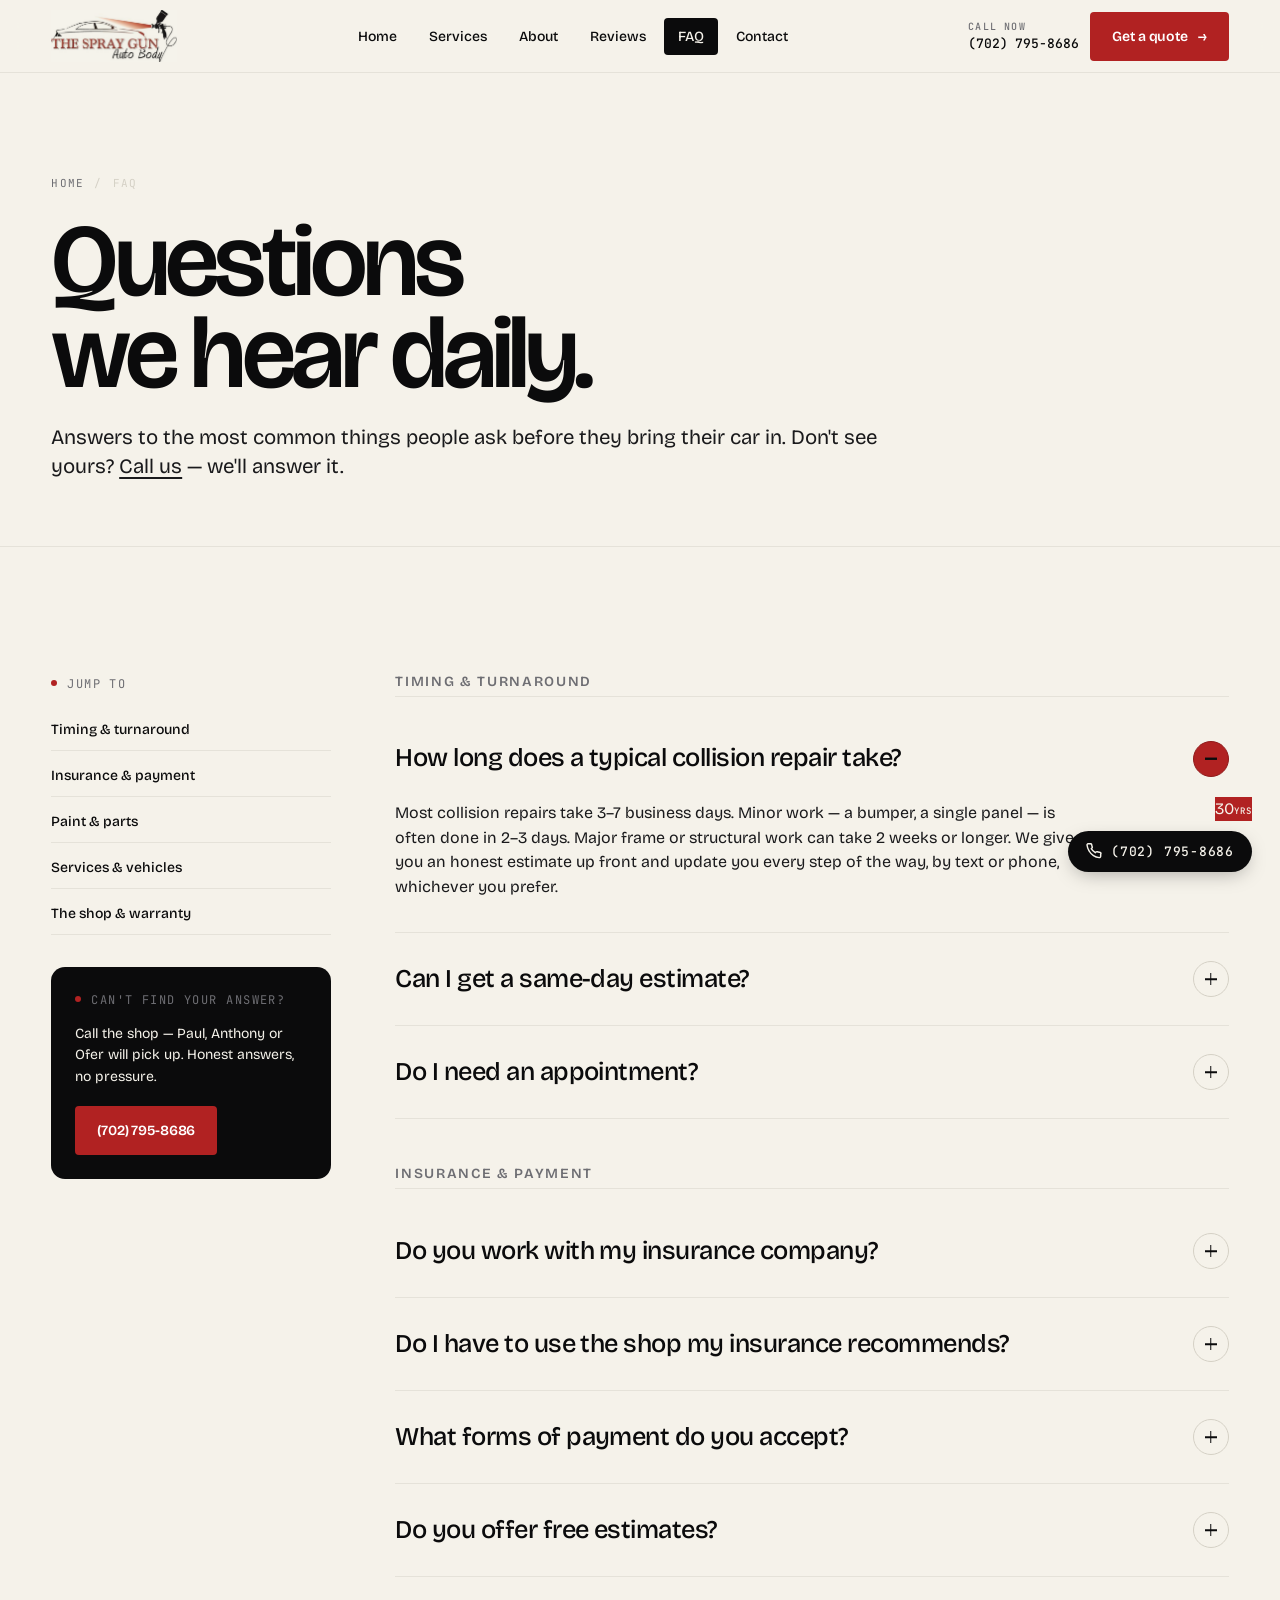
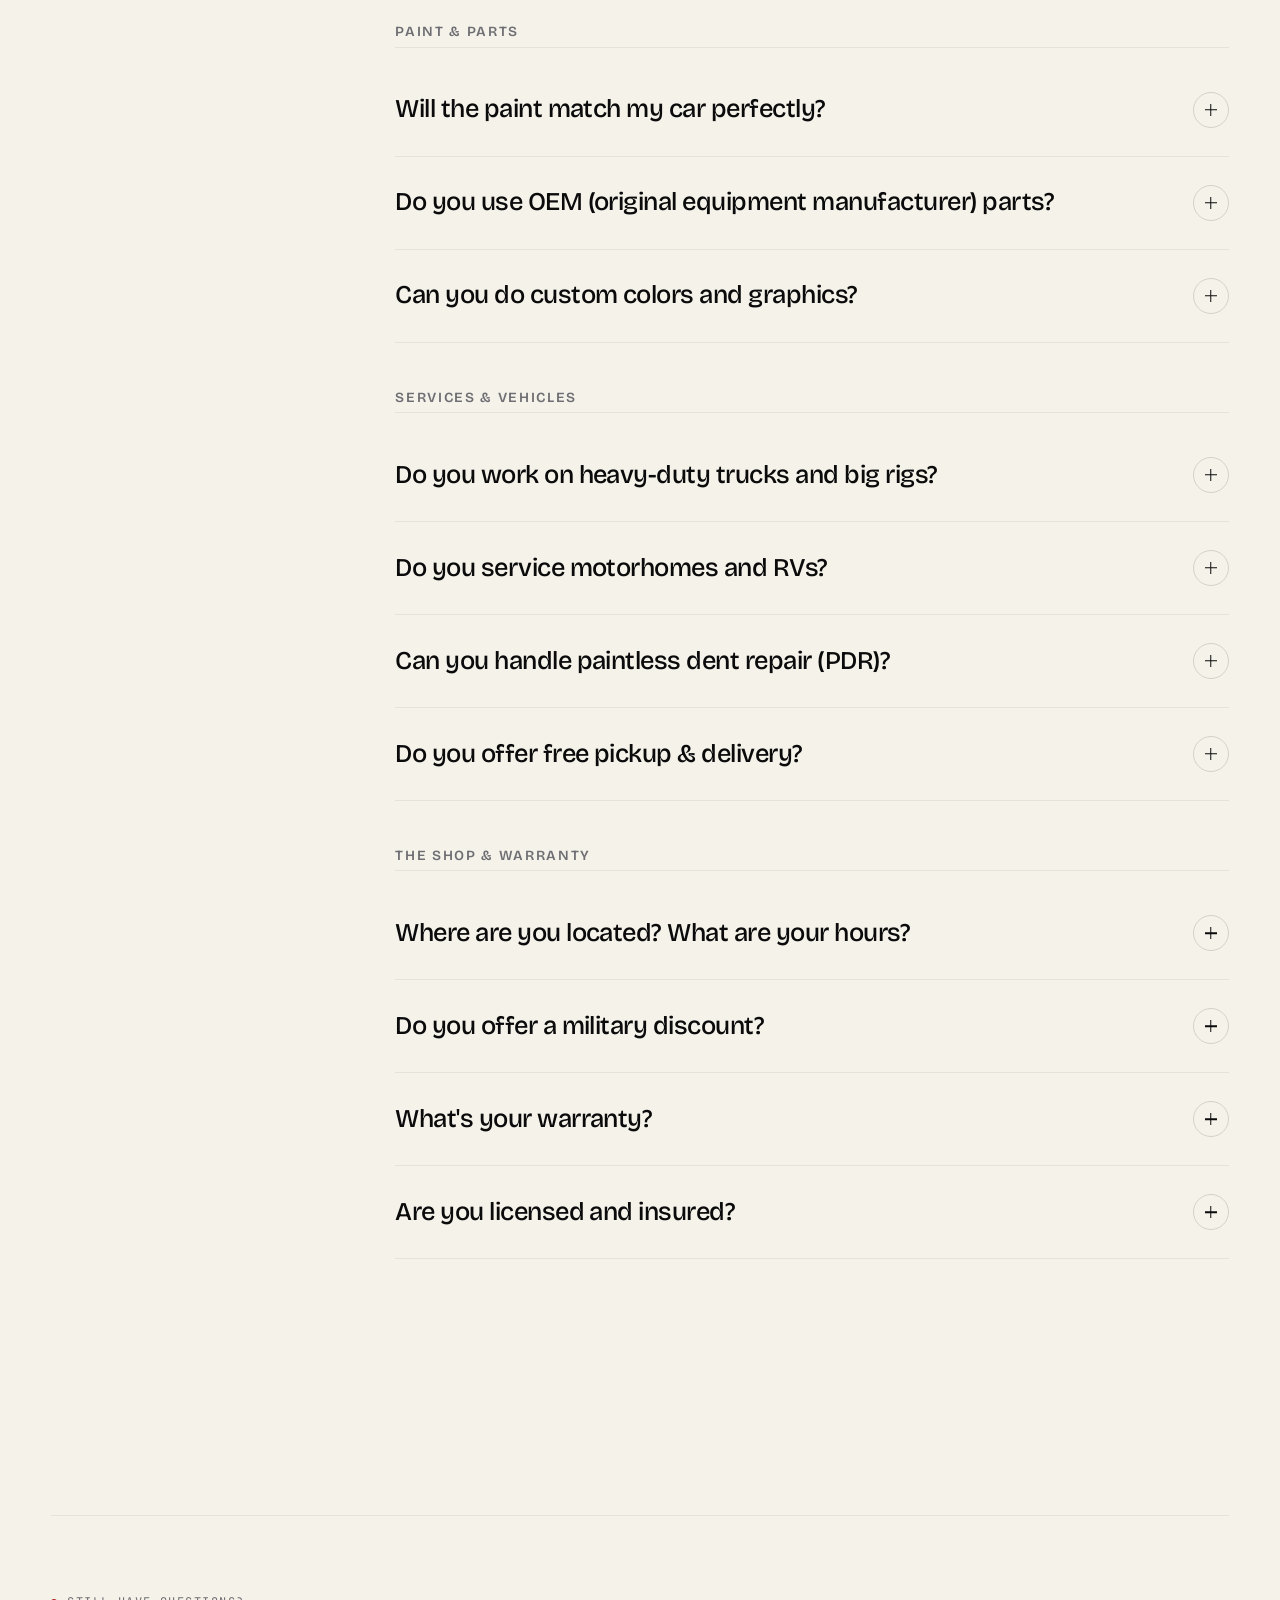
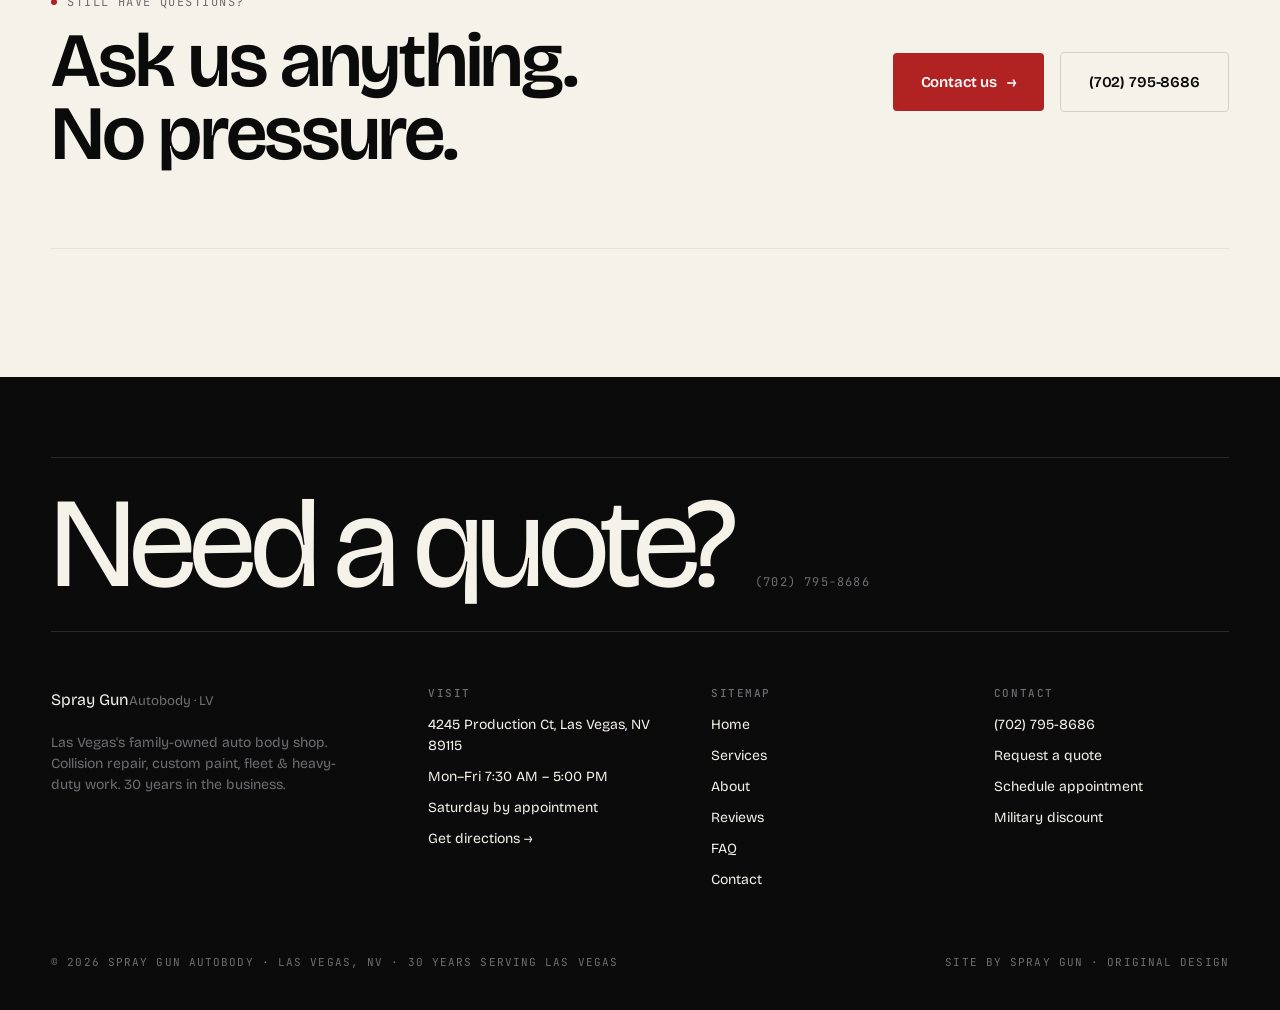
<file: faq.html>
<!doctype html>
<html lang="en">
<head>
<meta charset="utf-8" />
<meta name="viewport" content="width=device-width,initial-scale=1" />
<title>FAQ — Auto Body, Insurance, Paint &amp; Pricing Questions | Spray Gun Autobody Las Vegas</title>
<meta name="description" content="Answers to the most common questions about collision repair, insurance claims, custom paint, paintless dent repair, fleet service, military discount, pickup &amp; delivery and pricing at Spray Gun Autobody Las Vegas." />
<meta name="keywords" content="auto body FAQ Las Vegas, collision repair questions, insurance claim auto body, how long does auto body repair take, paint match auto body, military discount auto body, free estimate auto body Las Vegas, OEM parts auto body" />
<meta name="theme-color" content="#FFD60A" />
<link rel="canonical" href="https://thespraygun.com/faq.html" />
<link rel="preconnect" href="https://fonts.googleapis.com" />
<link rel="preconnect" href="https://fonts.gstatic.com" crossorigin />
<link href="https://fonts.googleapis.com/css2?family=Bricolage+Grotesque:opsz,wght@12..96,400;12..96,500;12..96,600;12..96,700;12..96,800&family=Instrument+Serif:ital@0;1&family=JetBrains+Mono:wght@400;500&display=swap" rel="stylesheet" />
<link rel="stylesheet" href="assets/styles.css" />

<script type="application/ld+json">
{
  "@context": "https://schema.org",
  "@type": "FAQPage",
  "mainEntity": [
    {"@type":"Question","name":"How long does a typical collision repair take?","acceptedAnswer":{"@type":"Answer","text":"Most collision repairs take 3–7 business days. Minor work (bumper, single panel) is often done in 2–3 days. Major frame or structural work can take 2 weeks or longer. We give you an honest estimate up front and update you every step."}},
    {"@type":"Question","name":"Do you work with my insurance company?","acceptedAnswer":{"@type":"Answer","text":"Yes. We work with every major insurance carrier including State Farm, GEICO, Allstate, Progressive, USAA, Farmers, Liberty Mutual, Nationwide and dozens of regional carriers. We file the paperwork, handle supplements, and direct-bill your insurer."}},
    {"@type":"Question","name":"Do you offer free estimates?","acceptedAnswer":{"@type":"Answer","text":"Yes. Estimates are free, no obligation. You can call, drop in, or text us photos of the damage and we will give you an honest price the same day."}},
    {"@type":"Question","name":"Do you offer free pickup and delivery?","acceptedAnswer":{"@type":"Answer","text":"Yes — anywhere in the Las Vegas valley. Licensed and insured drivers will pick up your vehicle from home, work, or the scene of the accident, and deliver it back when it's done."}},
    {"@type":"Question","name":"Do you offer a military discount?","acceptedAnswer":{"@type":"Answer","text":"Yes. Active duty, reserve, veterans and military families receive a discount on all paint and collision work. Just mention your service when you call or come in."}},
    {"@type":"Question","name":"Will the paint match my car perfectly?","acceptedAnswer":{"@type":"Answer","text":"Yes. We use spectrophotometer color matching against your vehicle's existing paint, and we blend across adjacent panels when needed so the repair is invisible. All paint work is backed by a lifetime workmanship warranty."}},
    {"@type":"Question","name":"Do you use OEM (original equipment manufacturer) parts?","acceptedAnswer":{"@type":"Answer","text":"Yes, whenever appropriate. We will use OEM parts on safety-critical components and will fight your insurance carrier for OEM when it's the right call. We always disclose the part choice up front."}},
    {"@type":"Question","name":"Do you work on heavy-duty trucks and big rigs?","acceptedAnswer":{"@type":"Answer","text":"Yes. We have a 65-foot spray booth — one of the largest in Nevada — and CDL drivers. We service semi-tractors, trailers, containers, water tanks, motorhomes and entire fleets."}},
    {"@type":"Question","name":"Do you handle motorhomes and RVs?","acceptedAnswer":{"@type":"Answer","text":"Yes. We service Class A, B, and C motorhomes, fifth wheels, and travel trailers — including fiberglass repair and gel-coat refinishing. Most Vegas shops cannot accommodate RVs; we can."}},
    {"@type":"Question","name":"Where are you located?","acceptedAnswer":{"@type":"Answer","text":"Spray Gun Autobody is located at 4245 Production Ct, Las Vegas, NV 89115. We serve the entire Las Vegas valley with free pickup and delivery."}},
    {"@type":"Question","name":"What are your hours?","acceptedAnswer":{"@type":"Answer","text":"Monday through Friday, 7:30 AM to 5:00 PM. Saturday by appointment. Closed Sunday. Call (702) 795-8686 anytime."}},
    {"@type":"Question","name":"Do you offer a warranty?","acceptedAnswer":{"@type":"Answer","text":"Yes. Every Spray Gun repair includes a lifetime workmanship warranty for as long as you own the vehicle."}}
  ]
}
</script>
</head>
<body>

<header data-nav="faq"></header>

<section class="page-head" data-screen-label="06 FAQ — Header">
  <div class="wrap">
    <div class="crumbs"><a href="index.html">Home</a><span>/</span><span>FAQ</span></div>
    <h1>Questions<br />we hear daily.</h1>
    <p class="lead">
      Answers to the most common things people ask before they bring their car in. Don't see yours?
      <a href="tel:7027958686" style="text-decoration:underline; text-underline-offset:4px;">Call us</a> — we'll answer it.
    </p>
  </div>
</section>

<!-- FAQ -->
<section class="section">
  <div class="wrap">
    <div class="faq-layout">
      <aside class="faq-side">
        <div class="eyebrow eyebrow-dot">Jump to</div>
        <nav class="faq-jump">
          <a href="#timing">Timing &amp; turnaround</a>
          <a href="#insurance">Insurance &amp; payment</a>
          <a href="#paint">Paint &amp; parts</a>
          <a href="#services">Services &amp; vehicles</a>
          <a href="#shop">The shop &amp; warranty</a>
        </nav>
        <div class="faq-side-card">
          <div class="eyebrow eyebrow-dot">Can't find your answer?</div>
          <p style="margin-top:14px; font-size:14px; line-height:1.55;">
            Call the shop — Paul, Anthony or Ofer will pick up. Honest answers, no pressure.
          </p>
          <a href="tel:7027958686" class="btn btn-yellow" style="margin-top:18px;">(702) 795-8686</a>
        </div>
      </aside>

      <div class="faq-list">

        <h2 class="faq-group" id="timing">Timing &amp; turnaround</h2>

        <details class="faq-item" open>
          <summary>
            <span class="faq-q">How long does a typical collision repair take?</span>
            <span class="faq-icon" aria-hidden="true"></span>
          </summary>
          <div class="faq-a">
            <p>
              Most collision repairs take 3–7 business days. Minor work — a bumper, a single panel — is often done in 2–3 days.
              Major frame or structural work can take 2 weeks or longer. We give you an honest estimate up front and update you every step
              of the way, by text or phone, whichever you prefer.
            </p>
          </div>
        </details>

        <details class="faq-item">
          <summary>
            <span class="faq-q">Can I get a same-day estimate?</span>
            <span class="faq-icon" aria-hidden="true"></span>
          </summary>
          <div class="faq-a">
            <p>
              Almost always, yes. Drop in during business hours and we'll write you up on the spot. If you can't make it in,
              text us photos of the damage and we'll send you a ballpark within the hour.
            </p>
          </div>
        </details>

        <details class="faq-item">
          <summary>
            <span class="faq-q">Do I need an appointment?</span>
            <span class="faq-icon" aria-hidden="true"></span>
          </summary>
          <div class="faq-a">
            <p>
              For estimates, no — walk-ins welcome Mon–Fri 7:30 AM – 5:00 PM. For drop-off and repair scheduling, an appointment
              helps us get you in faster. <a href="contact.html">Schedule here</a> or call.
            </p>
          </div>
        </details>


        <h2 class="faq-group" id="insurance">Insurance &amp; payment</h2>

        <details class="faq-item">
          <summary>
            <span class="faq-q">Do you work with my insurance company?</span>
            <span class="faq-icon" aria-hidden="true"></span>
          </summary>
          <div class="faq-a">
            <p>
              Yes. We work with every major insurance carrier — State Farm, GEICO, Allstate, Progressive, USAA, Farmers, Liberty Mutual,
              Nationwide, AAA, Mercury, American Family, and dozens of regional carriers. We file the paperwork, handle supplements,
              and direct-bill your insurer. You don't have to talk to the adjuster — we do.
            </p>
          </div>
        </details>

        <details class="faq-item">
          <summary>
            <span class="faq-q">Do I have to use the shop my insurance recommends?</span>
            <span class="faq-icon" aria-hidden="true"></span>
          </summary>
          <div class="faq-a">
            <p>
              No. Nevada law gives you the right to choose any licensed body shop you want, regardless of what your insurance company suggests.
              We're happy to walk you through that conversation with your adjuster if you'd like.
            </p>
          </div>
        </details>

        <details class="faq-item">
          <summary>
            <span class="faq-q">What forms of payment do you accept?</span>
            <span class="faq-icon" aria-hidden="true"></span>
          </summary>
          <div class="faq-a">
            <p>
              Cash, all major credit cards, debit, ACH transfer, certified check, and direct-bill from insurance. We also have
              an <a href="contact.html#payment">online payment portal</a> for added convenience.
            </p>
          </div>
        </details>

        <details class="faq-item">
          <summary>
            <span class="faq-q">Do you offer free estimates?</span>
            <span class="faq-icon" aria-hidden="true"></span>
          </summary>
          <div class="faq-a">
            <p>
              Yes — estimates are free, no obligation. You can call, drop in, or text us photos of the damage. Honest pricing, every time.
            </p>
          </div>
        </details>


        <h2 class="faq-group" id="paint">Paint &amp; parts</h2>

        <details class="faq-item">
          <summary>
            <span class="faq-q">Will the paint match my car perfectly?</span>
            <span class="faq-icon" aria-hidden="true"></span>
          </summary>
          <div class="faq-a">
            <p>
              Yes. We use a spectrophotometer to read your vehicle's existing color (factoring in age, sun fade, and panel) and we blend
              across adjacent panels when necessary so the repair is invisible. All paint work is backed by a lifetime workmanship warranty.
            </p>
          </div>
        </details>

        <details class="faq-item">
          <summary>
            <span class="faq-q">Do you use OEM (original equipment manufacturer) parts?</span>
            <span class="faq-icon" aria-hidden="true"></span>
          </summary>
          <div class="faq-a">
            <p>
              Yes — whenever appropriate, and especially on safety-critical components like airbag sensors, structural components, and crash beams.
              We will fight your insurance for OEM parts when it's the right call. Aftermarket parts are an option for non-safety items if you'd
              like to save money, but we always disclose the choice up front.
            </p>
          </div>
        </details>

        <details class="faq-item">
          <summary>
            <span class="faq-q">Can you do custom colors and graphics?</span>
            <span class="faq-icon" aria-hidden="true"></span>
          </summary>
          <div class="faq-a">
            <p>
              Yes. Two-tones, pearls, candies, metallics, pinstripes, fleet liveries, custom graphics — bring us a reference and we'll color-match.
              Our 65-foot booth is climate-controlled and down-draft, ideal for show-quality custom work.
            </p>
          </div>
        </details>


        <h2 class="faq-group" id="services">Services &amp; vehicles</h2>

        <details class="faq-item">
          <summary>
            <span class="faq-q">Do you work on heavy-duty trucks and big rigs?</span>
            <span class="faq-icon" aria-hidden="true"></span>
          </summary>
          <div class="faq-a">
            <p>
              Yes. Our 65-foot spray booth — one of the largest in Nevada — fits semi-tractors, trailers, containers, water tanks, and full motorhomes.
              We have CDL drivers for pickup &amp; delivery, vendor-compliant documentation, and long-running relationships with regional fleet operators.
            </p>
          </div>
        </details>

        <details class="faq-item">
          <summary>
            <span class="faq-q">Do you service motorhomes and RVs?</span>
            <span class="faq-icon" aria-hidden="true"></span>
          </summary>
          <div class="faq-a">
            <p>
              Yes. Class A, B, and C motorhomes, fifth wheels, travel trailers — including fiberglass repair, slide-out service, and gel-coat
              refinishing. Most Vegas shops can't accommodate RVs; we can.
            </p>
          </div>
        </details>

        <details class="faq-item">
          <summary>
            <span class="faq-q">Can you handle paintless dent repair (PDR)?</span>
            <span class="faq-icon" aria-hidden="true"></span>
          </summary>
          <div class="faq-a">
            <p>
              Yes. Hail damage, door dings, shopping-cart hits — paintless dent repair preserves your factory paint and resale value, saves 50–70%
              over traditional dent repair, and is often a same-day job. No insurance claim required for most jobs.
            </p>
          </div>
        </details>

        <details class="faq-item">
          <summary>
            <span class="faq-q">Do you offer free pickup &amp; delivery?</span>
            <span class="faq-icon" aria-hidden="true"></span>
          </summary>
          <div class="faq-a">
            <p>
              Yes — anywhere in the Las Vegas valley. Licensed and insured drivers will pick up your vehicle from home, work, or the scene of the accident,
              and deliver it back when it's done. Flatbeds available for non-drivable vehicles.
            </p>
          </div>
        </details>


        <h2 class="faq-group" id="shop">The shop &amp; warranty</h2>

        <details class="faq-item">
          <summary>
            <span class="faq-q">Where are you located? What are your hours?</span>
            <span class="faq-icon" aria-hidden="true"></span>
          </summary>
          <div class="faq-a">
            <p>
              4245 Production Ct, Las Vegas, NV 89115. Monday–Friday 7:30 AM – 5:00 PM. Saturday by appointment.
              We serve the entire Las Vegas valley with free pickup and delivery. <a href="contact.html">Get directions →</a>
            </p>
          </div>
        </details>

        <details class="faq-item">
          <summary>
            <span class="faq-q">Do you offer a military discount?</span>
            <span class="faq-icon" aria-hidden="true"></span>
          </summary>
          <div class="faq-a">
            <p>
              Yes — active duty, reserve, veterans, and military families receive a discount on all paint and collision work.
              Just mention your service when you call. We've been a Nellis AFB partner since 2016.
            </p>
          </div>
        </details>

        <details class="faq-item">
          <summary>
            <span class="faq-q">What's your warranty?</span>
            <span class="faq-icon" aria-hidden="true"></span>
          </summary>
          <div class="faq-a">
            <p>
              Every Spray Gun repair includes a lifetime workmanship warranty for as long as you own the vehicle. If the paint or body work
              we did ever has an issue, we'll fix it — full stop.
            </p>
          </div>
        </details>

        <details class="faq-item">
          <summary>
            <span class="faq-q">Are you licensed and insured?</span>
            <span class="faq-icon" aria-hidden="true"></span>
          </summary>
          <div class="faq-a">
            <p>
              Yes — fully licensed in the state of Nevada, fully insured, and bonded. Our drivers carry commercial coverage on all pickup &amp; delivery vehicles.
            </p>
          </div>
        </details>

      </div>
    </div>
  </div>
</section>

<!-- CTA -->
<section class="section">
  <div class="wrap">
    <div class="cta-strip">
      <div>
        <div class="eyebrow eyebrow-dot">Still have questions?</div>
        <h2 class="h-1" style="margin-top:14px;">Ask us anything.<br /><span class="italic-serif">No pressure.</span></h2>
      </div>
      <div class="row">
        <a href="contact.html" class="btn btn-yellow btn-lg">Contact us <span class="arrow">→</span></a>
        <a href="tel:7027958686" class="btn btn-ghost btn-lg">(702) 795-8686</a>
      </div>
    </div>
  </div>
</section>

<footer data-footer="faq"></footer>

<script src="assets/shared.js"></script>

<style>
.faq-layout {
  display: grid;
  grid-template-columns: 280px 1fr;
  gap: 64px;
  align-items: start;
}
@media (max-width: 900px) { .faq-layout { grid-template-columns: 1fr; gap: 32px; } }

.faq-side { position: sticky; top: 96px; }
@media (max-width: 900px) { .faq-side { position: static; } }
.faq-jump { display: flex; flex-direction: column; gap: 4px; margin-top: 16px; margin-bottom: 32px; }
.faq-jump a {
  padding: 10px 0;
  border-bottom: 1px solid var(--line);
  font-size: 14px;
  font-weight: 500;
  transition: padding 0.2s;
}
.faq-jump a:hover { padding-left: 8px; color: var(--ink); }

.faq-side-card {
  background: var(--ink);
  color: var(--paper);
  border-radius: var(--radius-lg);
  padding: 24px;
}

.faq-list { display: flex; flex-direction: column; gap: 0; }
.faq-group {
  font-family: var(--display);
  font-size: 14px;
  letter-spacing: 0.12em;
  text-transform: uppercase;
  font-weight: 600;
  color: var(--mute);
  margin-top: 48px;
  margin-bottom: 16px;
  padding-bottom: 8px;
  border-bottom: 1px solid var(--line);
}
.faq-group:first-child { margin-top: 0; }

.faq-item {
  border-bottom: 1px solid var(--line);
  padding: 4px 0;
}
.faq-item summary {
  display: flex;
  align-items: center;
  justify-content: space-between;
  gap: 16px;
  padding: 24px 0;
  cursor: pointer;
  list-style: none;
}
.faq-item summary::-webkit-details-marker { display: none; }
.faq-q {
  font-family: var(--display);
  font-size: clamp(20px, 2vw, 26px);
  font-weight: 500;
  letter-spacing: -0.02em;
  line-height: 1.2;
  text-wrap: balance;
}
.faq-icon {
  width: 36px;
  height: 36px;
  border: 1px solid var(--line-2);
  border-radius: 50%;
  position: relative;
  flex-shrink: 0;
  transition: background 0.3s, border-color 0.3s, transform 0.3s;
}
.faq-icon::before, .faq-icon::after {
  content: "";
  position: absolute;
  top: 50%; left: 50%;
  background: var(--ink);
  transition: transform 0.3s;
}
.faq-icon::before { width: 12px; height: 1.5px; transform: translate(-50%, -50%); }
.faq-icon::after { width: 1.5px; height: 12px; transform: translate(-50%, -50%); }
.faq-item[open] .faq-icon {
  background: var(--yellow);
  border-color: var(--yellow-2);
  transform: rotate(180deg);
}
.faq-item[open] .faq-icon::after { transform: translate(-50%, -50%) rotate(90deg); }

.faq-a {
  padding: 0 0 28px;
  max-width: 70ch;
}
.faq-a p {
  font-size: 16px;
  line-height: 1.55;
  color: var(--ink-2);
}
.faq-a a {
  text-decoration: underline;
  text-underline-offset: 3px;
  text-decoration-thickness: 1px;
  text-decoration-color: var(--yellow-2);
}
.faq-a a:hover { color: var(--yellow-2); }

.cta-strip {
  display: flex;
  align-items: center;
  justify-content: space-between;
  gap: 32px;
  flex-wrap: wrap;
  border-top: 1px solid var(--line);
  border-bottom: 1px solid var(--line);
  padding-block: clamp(48px, 6vw, 80px);
}
footer { margin-top: 0; }
</style>
</body>
</html>
</file>
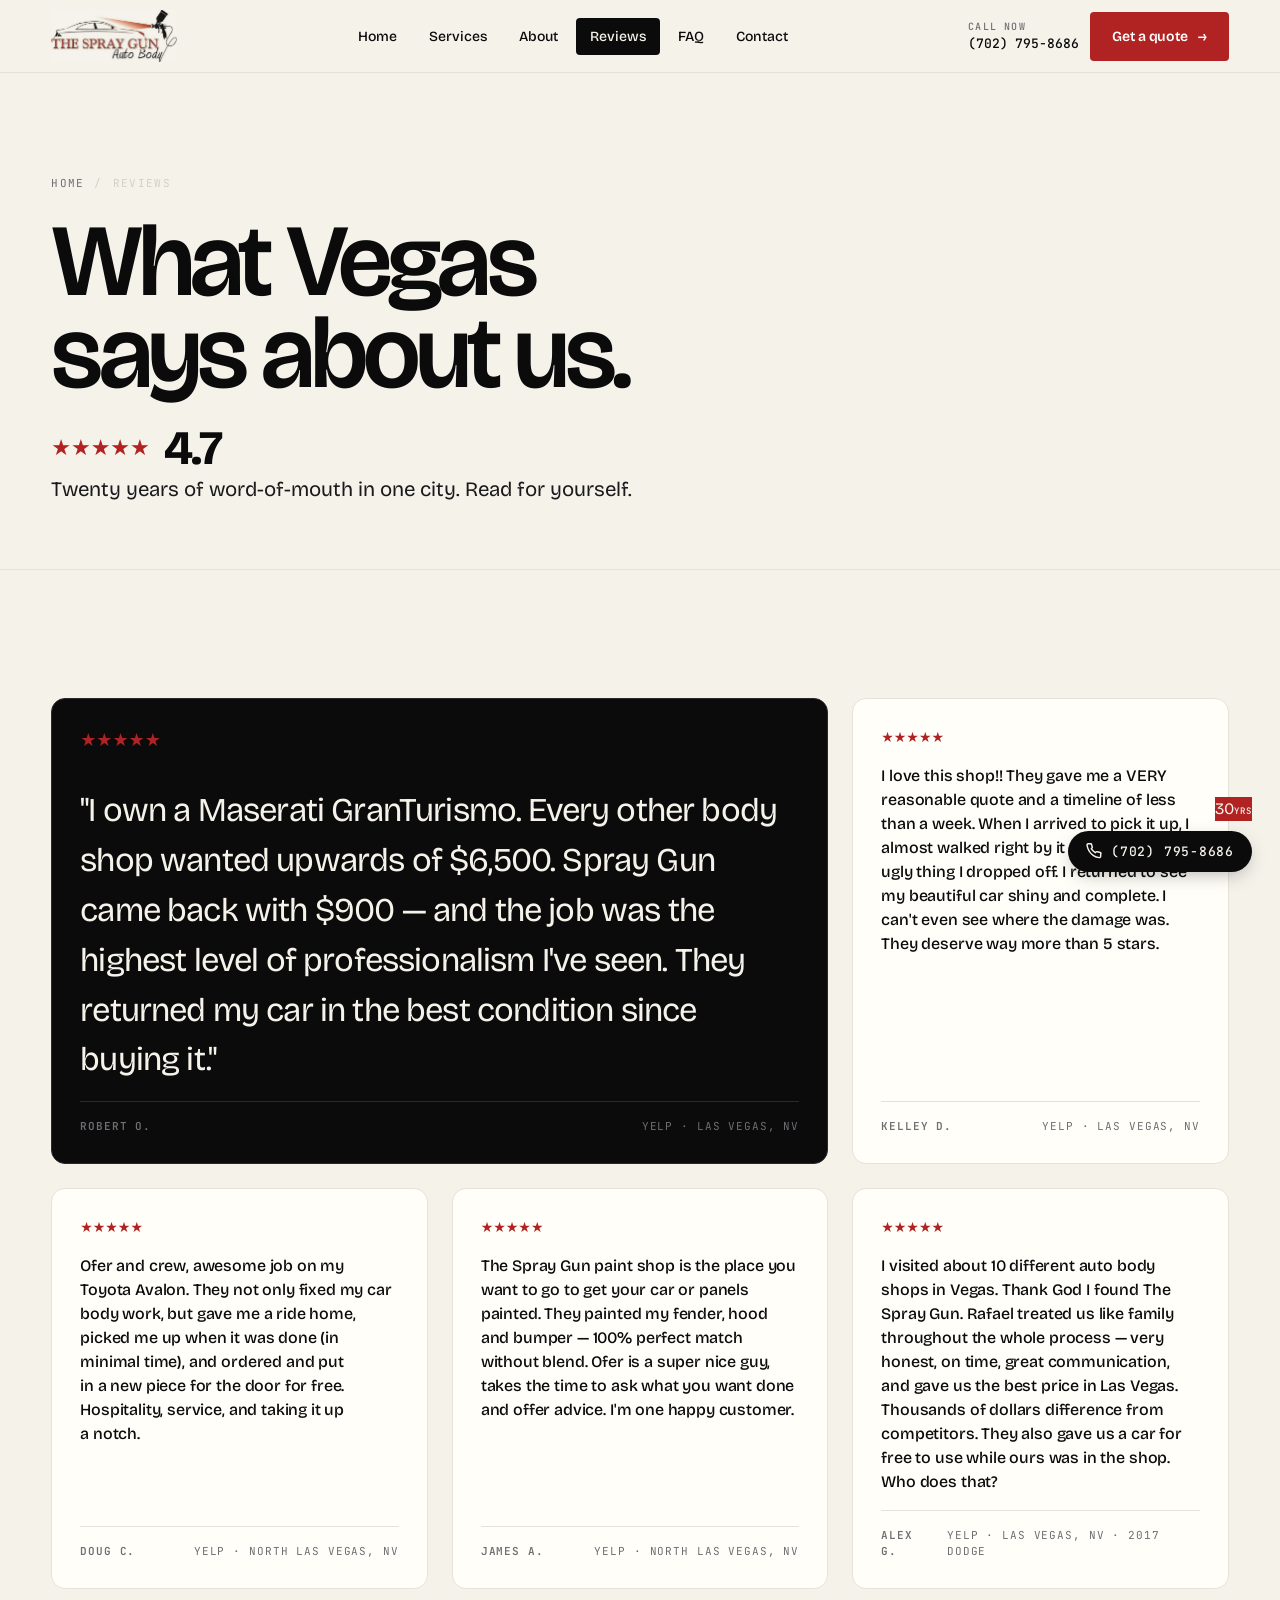
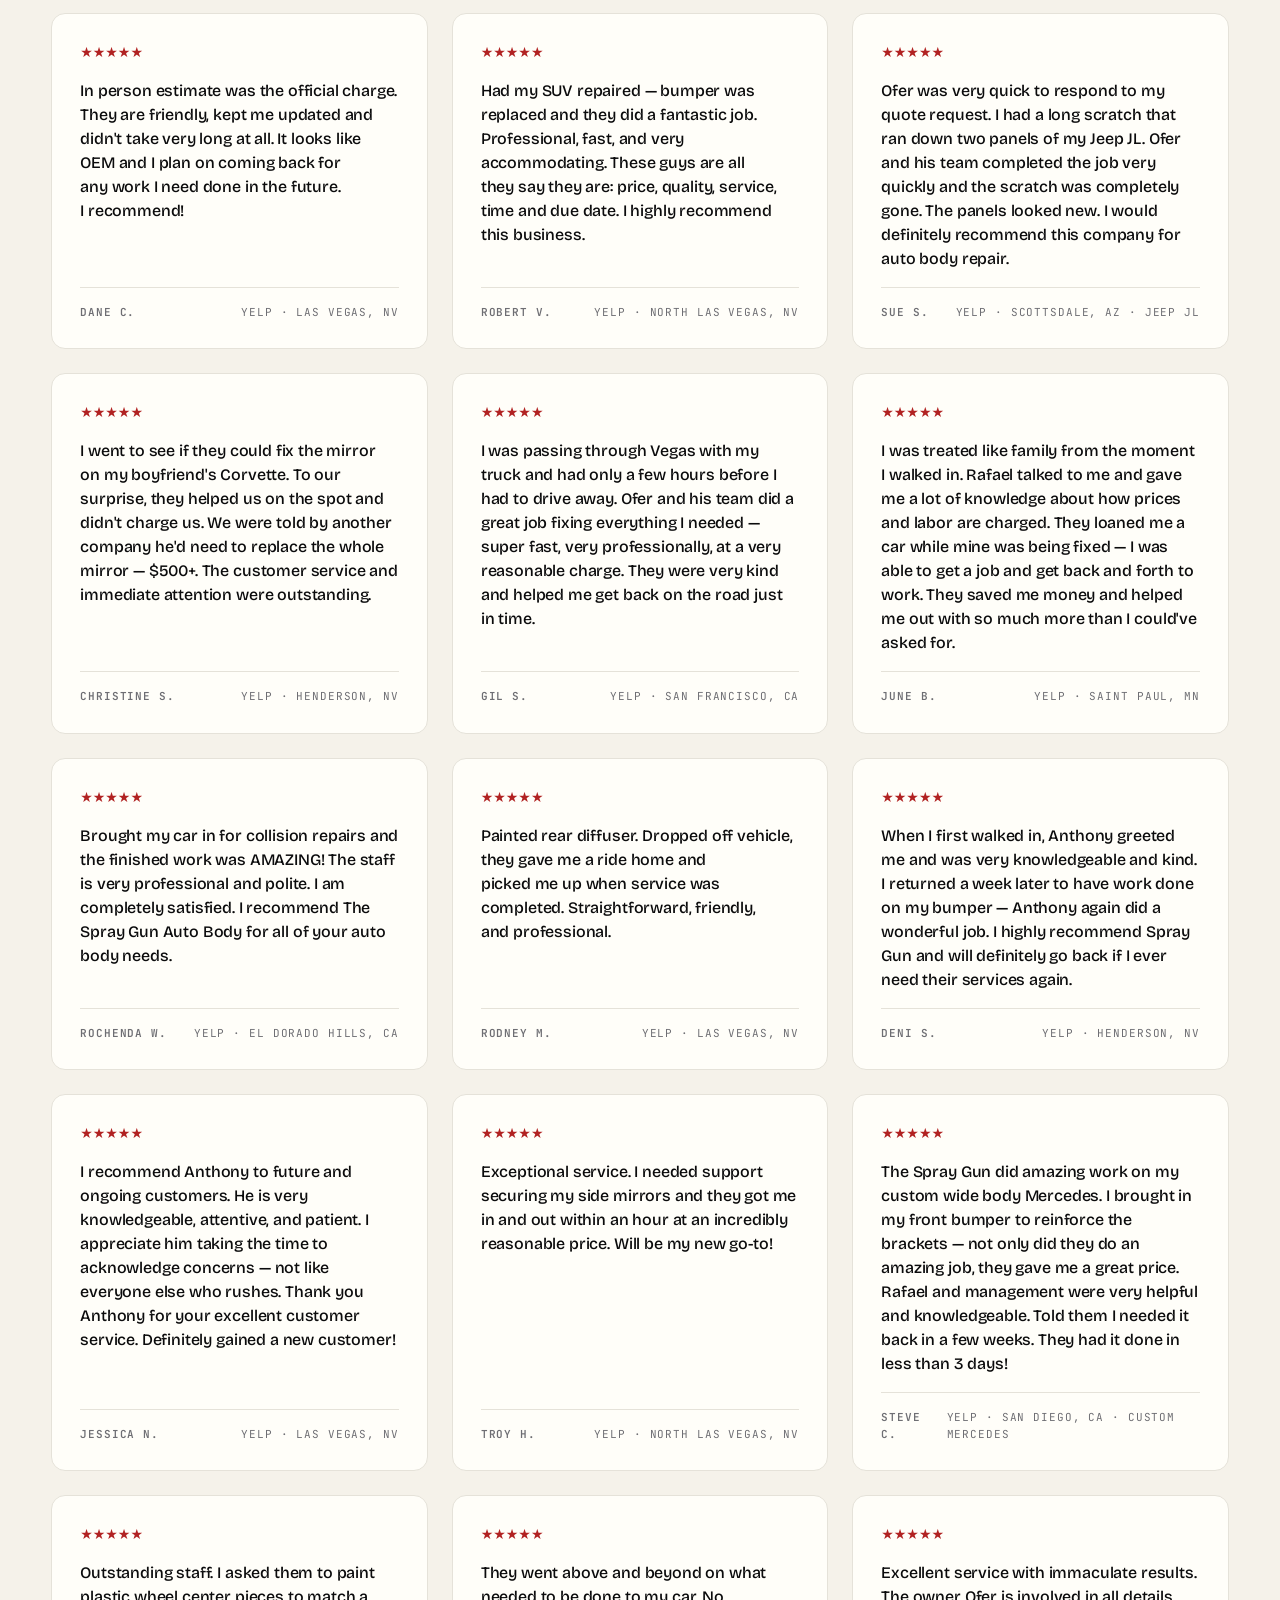
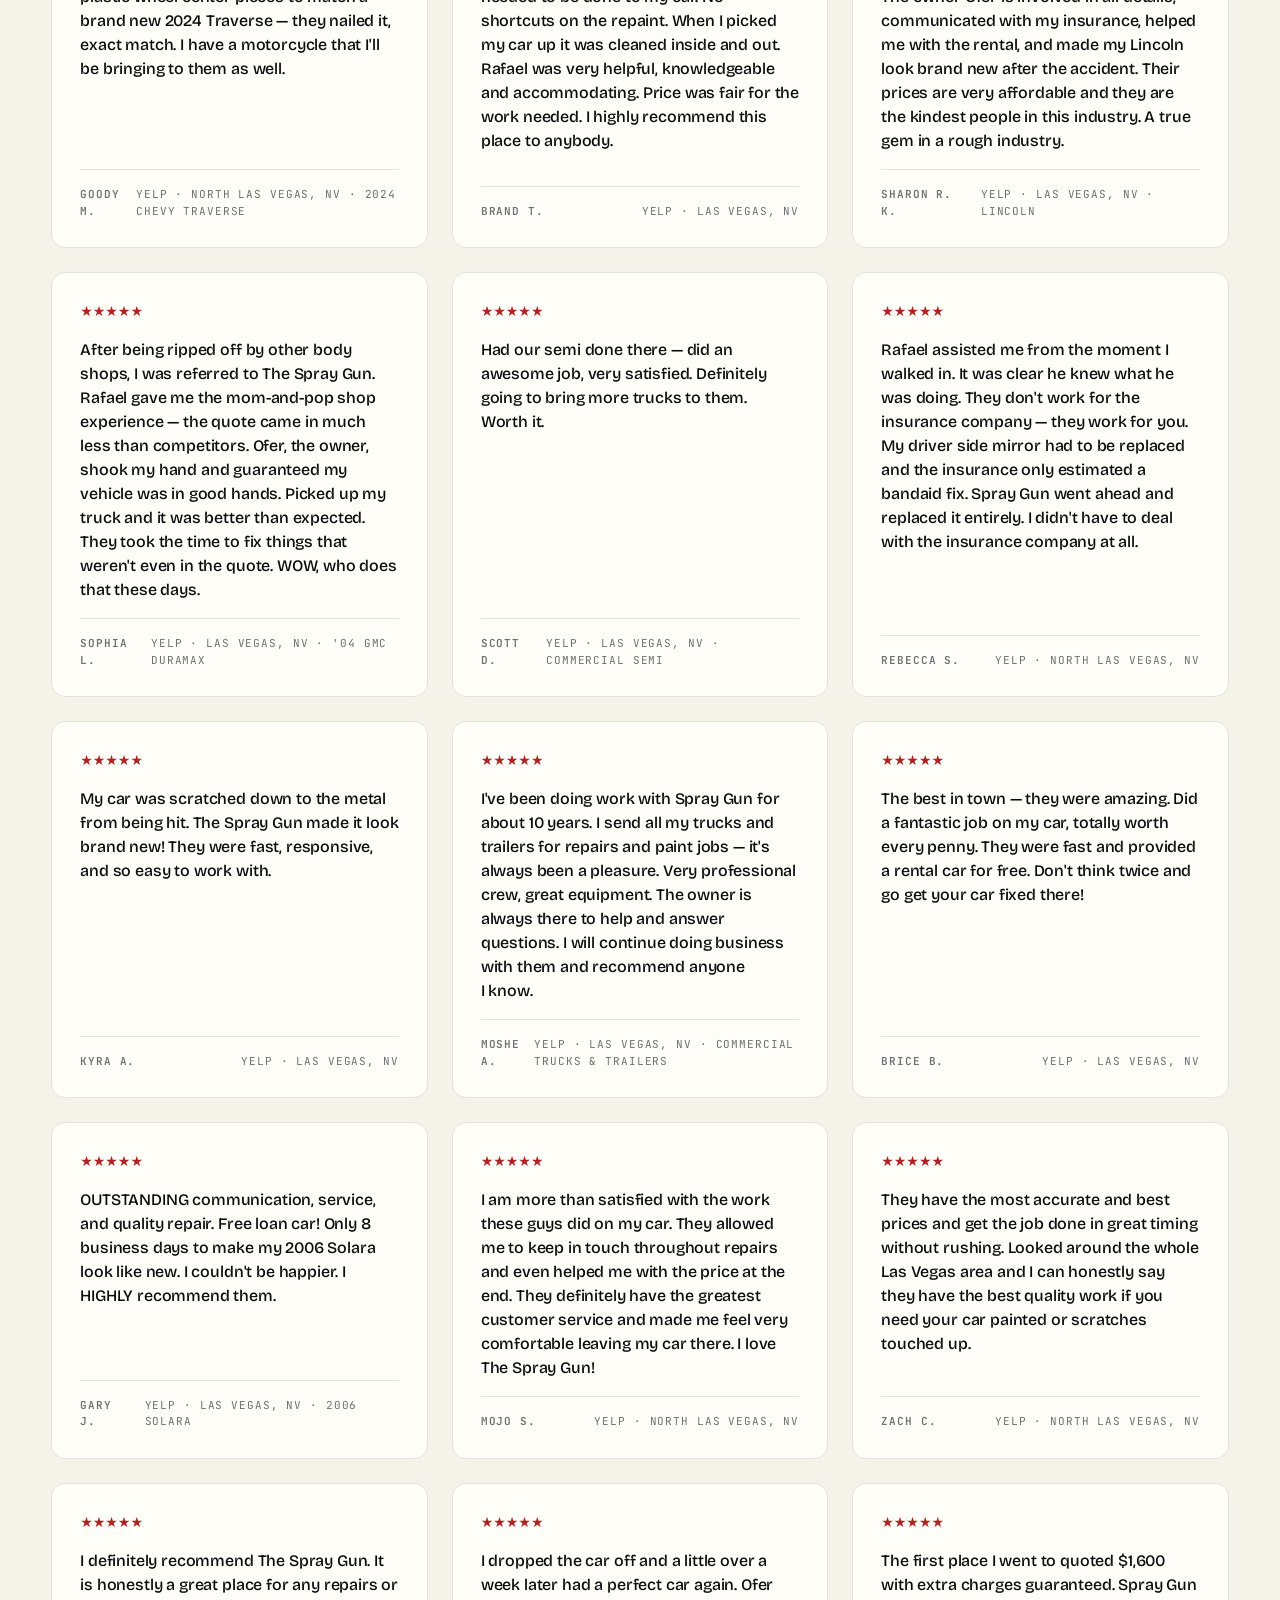
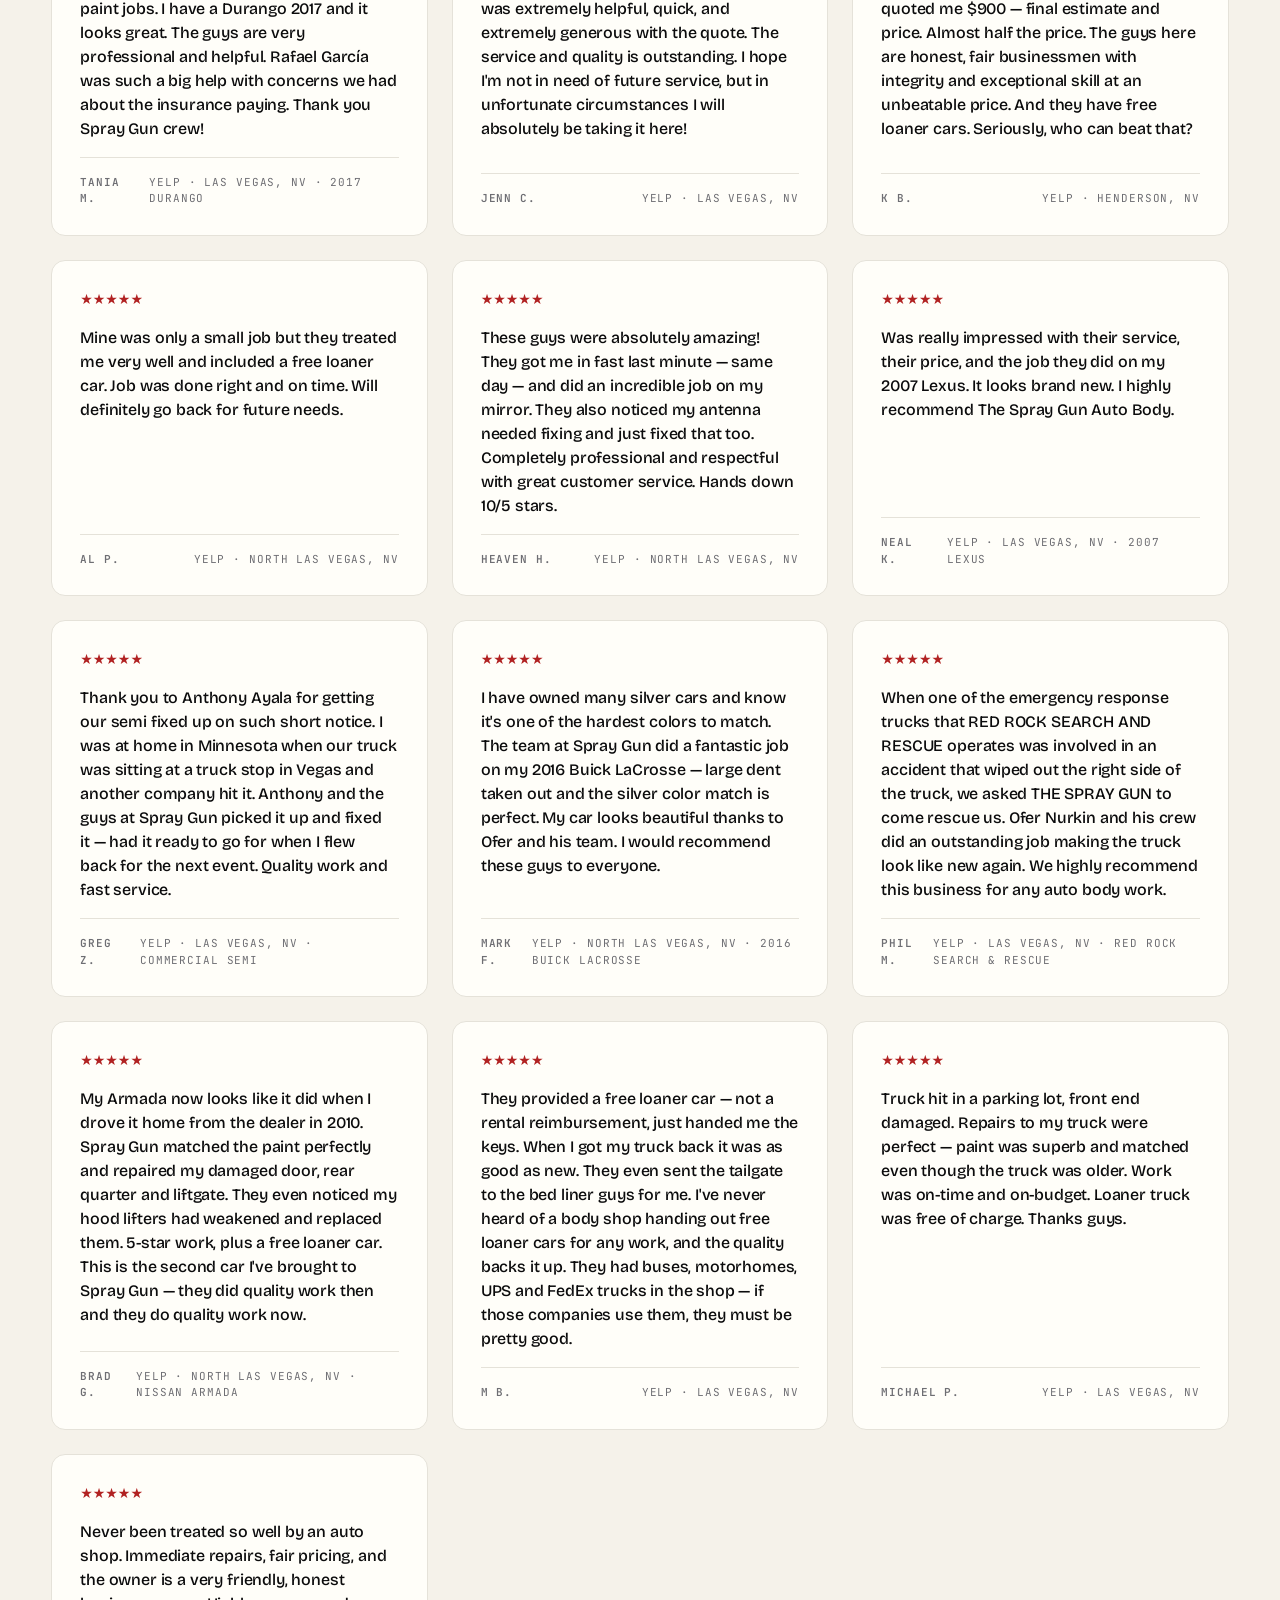
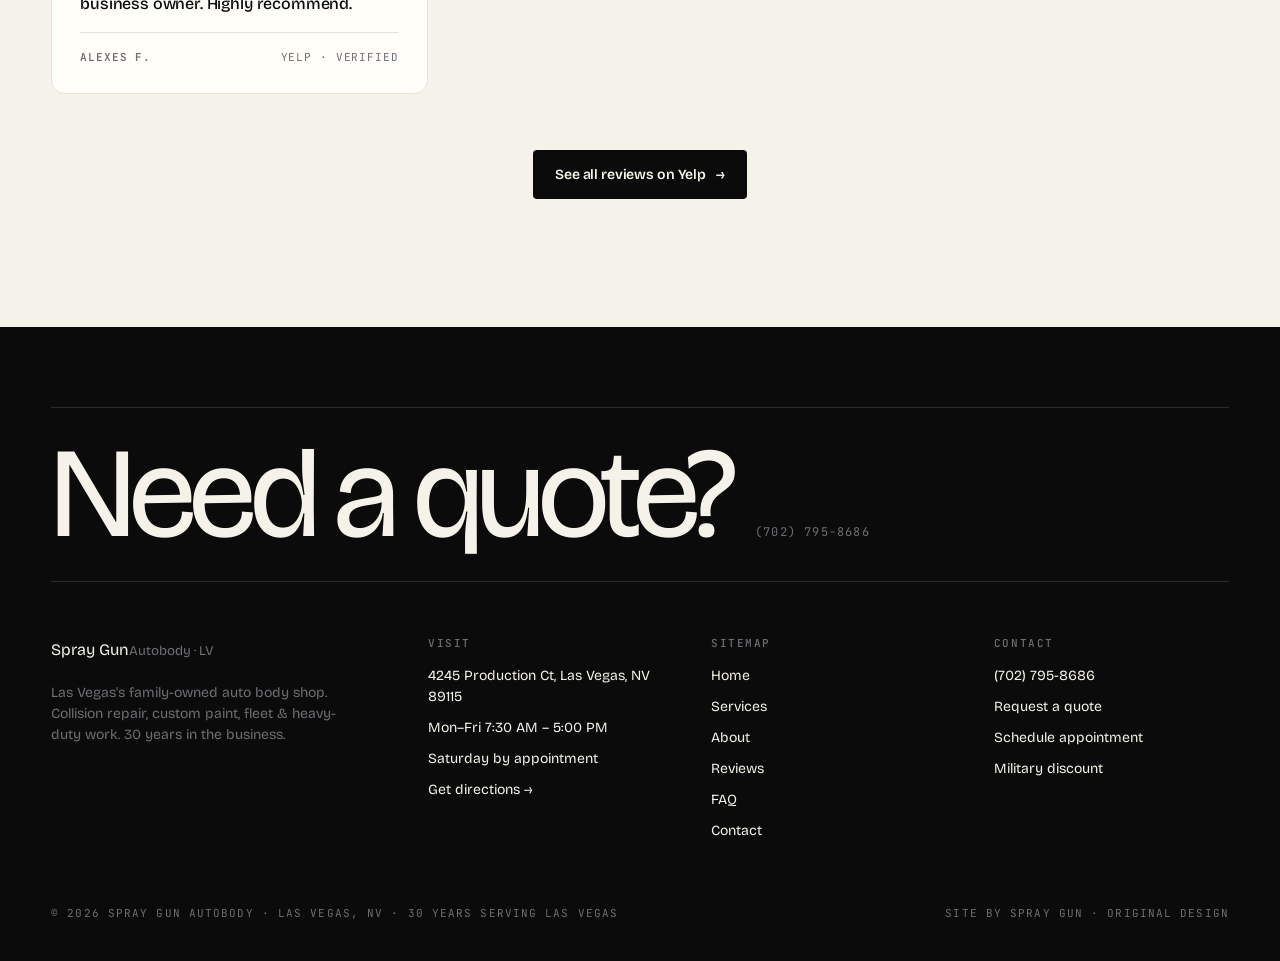
<file: reviews.html>
<!doctype html>
<html lang="en">
<head>
<meta charset="utf-8" />
<meta name="viewport" content="width=device-width,initial-scale=1" />
<title>Reviews — Spray Gun Autobody Las Vegas | Auto Body &amp; Collision Repair</title>
<meta name="description" content="Real customer reviews for Spray Gun Autobody in Las Vegas. Collision repair, custom paint, paintless dent repair, fleet service &amp; motorhome paint. 4.7 stars, 45 verified reviews." />
<meta name="keywords" content="Spray Gun Autobody reviews, auto body shop Las Vegas reviews, collision repair Las Vegas reviews, paintless dent repair reviews, custom paint Las Vegas, big rig painting Las Vegas, motorhome paint Las Vegas" />
<meta name="theme-color" content="#FFD60A" />
<link rel="canonical" href="https://thespraygun.com/reviews.html" />
<link rel="preconnect" href="https://fonts.googleapis.com" />
<link rel="preconnect" href="https://fonts.gstatic.com" crossorigin />
<link href="https://fonts.googleapis.com/css2?family=Bricolage+Grotesque:opsz,wght@12..96,400;12..96,500;12..96,600;12..96,700;12..96,800&family=Instrument+Serif:ital@0;1&family=JetBrains+Mono:wght@400;500&display=swap" rel="stylesheet" />
<link rel="stylesheet" href="assets/styles.css" />

<script type="application/ld+json">
{
  "@context": "https://schema.org",
  "@type": "AutoBodyShop",
  "name": "Spray Gun Autobody",
  "url": "https://thespraygun.com/reviews.html",
  "telephone": "+1-702-795-8686",
  "aggregateRating": { "@type": "AggregateRating", "ratingValue": "4.7", "reviewCount": "45", "bestRating": "5" }
}
</script>
</head>
<body>

<header data-nav="reviews"></header>

<section class="page-head" data-screen-label="Reviews — Header">
  <div class="wrap">
    <div class="crumbs"><a href="index.html">Home</a><span>/</span><span>Reviews</span></div>
    <h1>What Vegas<br />says about us.</h1>
    <div class="rh-rating">
      <div class="stars" style="font-size:22px;">★★★★★</div>
      <span class="rh-score">4.7</span>
    </div>
    <p class="lead">Twenty years of word-of-mouth in one city. Read for yourself.</p>
  </div>
</section>

<!-- Reviews grid -->
<section class="section" data-screen-label="Reviews — Grid">
  <div class="wrap">
    <div class="reviews-grid">

      <!-- Featured -->
      <article class="review-card featured">
        <div class="stars" style="font-size:18px;">★★★★★</div>
        <blockquote class="h-3" style="margin-top:16px;">
          "I own a Maserati GranTurismo. Every other body shop wanted upwards of $6,500. Spray Gun came back with $900 — and the job was the highest level of professionalism I've seen. They returned my car in the best condition since buying it."
        </blockquote>
        <footer><strong>Robert O.</strong><span>Yelp · Las Vegas, NV</span></footer>
      </article>

      <article class="review-card">
        <div class="stars">★★★★★</div>
        <blockquote class="review-q">I love this shop!! They gave me a VERY reasonable quote and a timeline of less than a week. When I arrived to pick it up, I almost walked right by it — it was not that ugly thing I dropped off. I returned to see my beautiful car shiny and complete. I can't even see where the damage was. They deserve way more than 5 stars.</blockquote>
        <footer><strong>Kelley D.</strong><span>Yelp · Las Vegas, NV</span></footer>
      </article>

      <article class="review-card">
        <div class="stars">★★★★★</div>
        <blockquote class="review-q">Ofer and crew, awesome job on my Toyota Avalon. They not only fixed my car body work, but gave me a ride home, picked me up when it was done (in minimal time), and ordered and put in a new piece for the door for free. Hospitality, service, and taking it up a notch.</blockquote>
        <footer><strong>Doug C.</strong><span>Yelp · North Las Vegas, NV</span></footer>
      </article>

      <article class="review-card">
        <div class="stars">★★★★★</div>
        <blockquote class="review-q">The Spray Gun paint shop is the place you want to go to get your car or panels painted. They painted my fender, hood and bumper — 100% perfect match without blend. Ofer is a super nice guy, takes the time to ask what you want done and offer advice. I'm one happy customer.</blockquote>
        <footer><strong>James A.</strong><span>Yelp · North Las Vegas, NV</span></footer>
      </article>

      <article class="review-card">
        <div class="stars">★★★★★</div>
        <blockquote class="review-q">I visited about 10 different auto body shops in Vegas. Thank God I found The Spray Gun. Rafael treated us like family throughout the whole process — very honest, on time, great communication, and gave us the best price in Las Vegas. Thousands of dollars difference from competitors. They also gave us a car for free to use while ours was in the shop. Who does that?</blockquote>
        <footer><strong>Alex G.</strong><span>Yelp · Las Vegas, NV · 2017 Dodge</span></footer>
      </article>

      <article class="review-card">
        <div class="stars">★★★★★</div>
        <blockquote class="review-q">In person estimate was the official charge. They are friendly, kept me updated and didn't take very long at all. It looks like OEM and I plan on coming back for any work I need done in the future. I recommend!</blockquote>
        <footer><strong>Dane C.</strong><span>Yelp · Las Vegas, NV</span></footer>
      </article>

      <article class="review-card">
        <div class="stars">★★★★★</div>
        <blockquote class="review-q">Had my SUV repaired — bumper was replaced and they did a fantastic job. Professional, fast, and very accommodating. These guys are all they say they are: price, quality, service, time and due date. I highly recommend this business.</blockquote>
        <footer><strong>Robert V.</strong><span>Yelp · North Las Vegas, NV</span></footer>
      </article>

      <article class="review-card">
        <div class="stars">★★★★★</div>
        <blockquote class="review-q">Ofer was very quick to respond to my quote request. I had a long scratch that ran down two panels of my Jeep JL. Ofer and his team completed the job very quickly and the scratch was completely gone. The panels looked new. I would definitely recommend this company for auto body repair.</blockquote>
        <footer><strong>Sue S.</strong><span>Yelp · Scottsdale, AZ · Jeep JL</span></footer>
      </article>

      <article class="review-card">
        <div class="stars">★★★★★</div>
        <blockquote class="review-q">I went to see if they could fix the mirror on my boyfriend's Corvette. To our surprise, they helped us on the spot and didn't charge us. We were told by another company he'd need to replace the whole mirror — $500+. The customer service and immediate attention were outstanding.</blockquote>
        <footer><strong>Christine S.</strong><span>Yelp · Henderson, NV</span></footer>
      </article>

      <article class="review-card">
        <div class="stars">★★★★★</div>
        <blockquote class="review-q">I was passing through Vegas with my truck and had only a few hours before I had to drive away. Ofer and his team did a great job fixing everything I needed — super fast, very professionally, at a very reasonable charge. They were very kind and helped me get back on the road just in time.</blockquote>
        <footer><strong>Gil S.</strong><span>Yelp · San Francisco, CA</span></footer>
      </article>

      <article class="review-card">
        <div class="stars">★★★★★</div>
        <blockquote class="review-q">I was treated like family from the moment I walked in. Rafael talked to me and gave me a lot of knowledge about how prices and labor are charged. They loaned me a car while mine was being fixed — I was able to get a job and get back and forth to work. They saved me money and helped me out with so much more than I could've asked for.</blockquote>
        <footer><strong>June B.</strong><span>Yelp · Saint Paul, MN</span></footer>
      </article>

      <article class="review-card">
        <div class="stars">★★★★★</div>
        <blockquote class="review-q">Brought my car in for collision repairs and the finished work was AMAZING! The staff is very professional and polite. I am completely satisfied. I recommend The Spray Gun Auto Body for all of your auto body needs.</blockquote>
        <footer><strong>Rochenda W.</strong><span>Yelp · El Dorado Hills, CA</span></footer>
      </article>

      <article class="review-card">
        <div class="stars">★★★★★</div>
        <blockquote class="review-q">Painted rear diffuser. Dropped off vehicle, they gave me a ride home and picked me up when service was completed. Straightforward, friendly, and professional.</blockquote>
        <footer><strong>Rodney M.</strong><span>Yelp · Las Vegas, NV</span></footer>
      </article>

      <article class="review-card">
        <div class="stars">★★★★★</div>
        <blockquote class="review-q">When I first walked in, Anthony greeted me and was very knowledgeable and kind. I returned a week later to have work done on my bumper — Anthony again did a wonderful job. I highly recommend Spray Gun and will definitely go back if I ever need their services again.</blockquote>
        <footer><strong>Deni S.</strong><span>Yelp · Henderson, NV</span></footer>
      </article>

      <article class="review-card">
        <div class="stars">★★★★★</div>
        <blockquote class="review-q">I recommend Anthony to future and ongoing customers. He is very knowledgeable, attentive, and patient. I appreciate him taking the time to acknowledge concerns — not like everyone else who rushes. Thank you Anthony for your excellent customer service. Definitely gained a new customer!</blockquote>
        <footer><strong>Jessica N.</strong><span>Yelp · Las Vegas, NV</span></footer>
      </article>

      <article class="review-card">
        <div class="stars">★★★★★</div>
        <blockquote class="review-q">Exceptional service. I needed support securing my side mirrors and they got me in and out within an hour at an incredibly reasonable price. Will be my new go-to!</blockquote>
        <footer><strong>Troy H.</strong><span>Yelp · North Las Vegas, NV</span></footer>
      </article>

      <article class="review-card">
        <div class="stars">★★★★★</div>
        <blockquote class="review-q">The Spray Gun did amazing work on my custom wide body Mercedes. I brought in my front bumper to reinforce the brackets — not only did they do an amazing job, they gave me a great price. Rafael and management were very helpful and knowledgeable. Told them I needed it back in a few weeks. They had it done in less than 3 days!</blockquote>
        <footer><strong>Steve C.</strong><span>Yelp · San Diego, CA · Custom Mercedes</span></footer>
      </article>

      <article class="review-card">
        <div class="stars">★★★★★</div>
        <blockquote class="review-q">Outstanding staff. I asked them to paint plastic wheel center pieces to match a brand new 2024 Traverse — they nailed it, exact match. I have a motorcycle that I'll be bringing to them as well.</blockquote>
        <footer><strong>Goody M.</strong><span>Yelp · North Las Vegas, NV · 2024 Chevy Traverse</span></footer>
      </article>

      <article class="review-card">
        <div class="stars">★★★★★</div>
        <blockquote class="review-q">They went above and beyond on what needed to be done to my car. No shortcuts on the repaint. When I picked my car up it was cleaned inside and out. Rafael was very helpful, knowledgeable and accommodating. Price was fair for the work needed. I highly recommend this place to anybody.</blockquote>
        <footer><strong>Brand T.</strong><span>Yelp · Las Vegas, NV</span></footer>
      </article>

      <article class="review-card">
        <div class="stars">★★★★★</div>
        <blockquote class="review-q">Excellent service with immaculate results. The owner Ofer is involved in all details, communicated with my insurance, helped me with the rental, and made my Lincoln look brand new after the accident. Their prices are very affordable and they are the kindest people in this industry. A true gem in a rough industry.</blockquote>
        <footer><strong>Sharon R. K.</strong><span>Yelp · Las Vegas, NV · Lincoln</span></footer>
      </article>

      <article class="review-card">
        <div class="stars">★★★★★</div>
        <blockquote class="review-q">After being ripped off by other body shops, I was referred to The Spray Gun. Rafael gave me the mom-and-pop shop experience — the quote came in much less than competitors. Ofer, the owner, shook my hand and guaranteed my vehicle was in good hands. Picked up my truck and it was better than expected. They took the time to fix things that weren't even in the quote. WOW, who does that these days.</blockquote>
        <footer><strong>Sophia L.</strong><span>Yelp · Las Vegas, NV · '04 GMC Duramax</span></footer>
      </article>

      <article class="review-card">
        <div class="stars">★★★★★</div>
        <blockquote class="review-q">Had our semi done there — did an awesome job, very satisfied. Definitely going to bring more trucks to them. Worth it.</blockquote>
        <footer><strong>Scott D.</strong><span>Yelp · Las Vegas, NV · Commercial semi</span></footer>
      </article>

      <article class="review-card">
        <div class="stars">★★★★★</div>
        <blockquote class="review-q">Rafael assisted me from the moment I walked in. It was clear he knew what he was doing. They don't work for the insurance company — they work for you. My driver side mirror had to be replaced and the insurance only estimated a bandaid fix. Spray Gun went ahead and replaced it entirely. I didn't have to deal with the insurance company at all.</blockquote>
        <footer><strong>Rebecca S.</strong><span>Yelp · North Las Vegas, NV</span></footer>
      </article>

      <article class="review-card">
        <div class="stars">★★★★★</div>
        <blockquote class="review-q">My car was scratched down to the metal from being hit. The Spray Gun made it look brand new! They were fast, responsive, and so easy to work with.</blockquote>
        <footer><strong>Kyra A.</strong><span>Yelp · Las Vegas, NV</span></footer>
      </article>

      <article class="review-card">
        <div class="stars">★★★★★</div>
        <blockquote class="review-q">I've been doing work with Spray Gun for about 10 years. I send all my trucks and trailers for repairs and paint jobs — it's always been a pleasure. Very professional crew, great equipment. The owner is always there to help and answer questions. I will continue doing business with them and recommend anyone I know.</blockquote>
        <footer><strong>Moshe A.</strong><span>Yelp · Las Vegas, NV · Commercial trucks &amp; trailers</span></footer>
      </article>

      <article class="review-card">
        <div class="stars">★★★★★</div>
        <blockquote class="review-q">The best in town — they were amazing. Did a fantastic job on my car, totally worth every penny. They were fast and provided a rental car for free. Don't think twice and go get your car fixed there!</blockquote>
        <footer><strong>Brice B.</strong><span>Yelp · Las Vegas, NV</span></footer>
      </article>

      <article class="review-card">
        <div class="stars">★★★★★</div>
        <blockquote class="review-q">OUTSTANDING communication, service, and quality repair. Free loan car! Only 8 business days to make my 2006 Solara look like new. I couldn't be happier. I HIGHLY recommend them.</blockquote>
        <footer><strong>Gary J.</strong><span>Yelp · Las Vegas, NV · 2006 Solara</span></footer>
      </article>

      <article class="review-card">
        <div class="stars">★★★★★</div>
        <blockquote class="review-q">I am more than satisfied with the work these guys did on my car. They allowed me to keep in touch throughout repairs and even helped me with the price at the end. They definitely have the greatest customer service and made me feel very comfortable leaving my car there. I love The Spray Gun!</blockquote>
        <footer><strong>Mojo S.</strong><span>Yelp · North Las Vegas, NV</span></footer>
      </article>

      <article class="review-card">
        <div class="stars">★★★★★</div>
        <blockquote class="review-q">They have the most accurate and best prices and get the job done in great timing without rushing. Looked around the whole Las Vegas area and I can honestly say they have the best quality work if you need your car painted or scratches touched up.</blockquote>
        <footer><strong>Zach C.</strong><span>Yelp · North Las Vegas, NV</span></footer>
      </article>

      <article class="review-card">
        <div class="stars">★★★★★</div>
        <blockquote class="review-q">I definitely recommend The Spray Gun. It is honestly a great place for any repairs or paint jobs. I have a Durango 2017 and it looks great. The guys are very professional and helpful. Rafael García was such a big help with concerns we had about the insurance paying. Thank you Spray Gun crew!</blockquote>
        <footer><strong>Tania M.</strong><span>Yelp · Las Vegas, NV · 2017 Durango</span></footer>
      </article>

      <article class="review-card">
        <div class="stars">★★★★★</div>
        <blockquote class="review-q">I dropped the car off and a little over a week later had a perfect car again. Ofer was extremely helpful, quick, and extremely generous with the quote. The service and quality is outstanding. I hope I'm not in need of future service, but in unfortunate circumstances I will absolutely be taking it here!</blockquote>
        <footer><strong>Jenn C.</strong><span>Yelp · Las Vegas, NV</span></footer>
      </article>

      <article class="review-card">
        <div class="stars">★★★★★</div>
        <blockquote class="review-q">The first place I went to quoted $1,600 with extra charges guaranteed. Spray Gun quoted me $900 — final estimate and price. Almost half the price. The guys here are honest, fair businessmen with integrity and exceptional skill at an unbeatable price. And they have free loaner cars. Seriously, who can beat that?</blockquote>
        <footer><strong>K B.</strong><span>Yelp · Henderson, NV</span></footer>
      </article>

      <article class="review-card">
        <div class="stars">★★★★★</div>
        <blockquote class="review-q">Mine was only a small job but they treated me very well and included a free loaner car. Job was done right and on time. Will definitely go back for future needs.</blockquote>
        <footer><strong>Al P.</strong><span>Yelp · North Las Vegas, NV</span></footer>
      </article>

      <article class="review-card">
        <div class="stars">★★★★★</div>
        <blockquote class="review-q">These guys were absolutely amazing! They got me in fast last minute — same day — and did an incredible job on my mirror. They also noticed my antenna needed fixing and just fixed that too. Completely professional and respectful with great customer service. Hands down 10/5 stars.</blockquote>
        <footer><strong>Heaven H.</strong><span>Yelp · North Las Vegas, NV</span></footer>
      </article>

      <article class="review-card">
        <div class="stars">★★★★★</div>
        <blockquote class="review-q">Was really impressed with their service, their price, and the job they did on my 2007 Lexus. It looks brand new. I highly recommend The Spray Gun Auto Body.</blockquote>
        <footer><strong>Neal K.</strong><span>Yelp · Las Vegas, NV · 2007 Lexus</span></footer>
      </article>

      <article class="review-card">
        <div class="stars">★★★★★</div>
        <blockquote class="review-q">Thank you to Anthony Ayala for getting our semi fixed up on such short notice. I was at home in Minnesota when our truck was sitting at a truck stop in Vegas and another company hit it. Anthony and the guys at Spray Gun picked it up and fixed it — had it ready to go for when I flew back for the next event. Quality work and fast service.</blockquote>
        <footer><strong>Greg Z.</strong><span>Yelp · Las Vegas, NV · Commercial semi</span></footer>
      </article>

      <article class="review-card">
        <div class="stars">★★★★★</div>
        <blockquote class="review-q">I have owned many silver cars and know it's one of the hardest colors to match. The team at Spray Gun did a fantastic job on my 2016 Buick LaCrosse — large dent taken out and the silver color match is perfect. My car looks beautiful thanks to Ofer and his team. I would recommend these guys to everyone.</blockquote>
        <footer><strong>Mark F.</strong><span>Yelp · North Las Vegas, NV · 2016 Buick LaCrosse</span></footer>
      </article>

      <article class="review-card">
        <div class="stars">★★★★★</div>
        <blockquote class="review-q">When one of the emergency response trucks that RED ROCK SEARCH AND RESCUE operates was involved in an accident that wiped out the right side of the truck, we asked THE SPRAY GUN to come rescue us. Ofer Nurkin and his crew did an outstanding job making the truck look like new again. We highly recommend this business for any auto body work.</blockquote>
        <footer><strong>Phil M.</strong><span>Yelp · Las Vegas, NV · Red Rock Search &amp; Rescue</span></footer>
      </article>

      <article class="review-card">
        <div class="stars">★★★★★</div>
        <blockquote class="review-q">My Armada now looks like it did when I drove it home from the dealer in 2010. Spray Gun matched the paint perfectly and repaired my damaged door, rear quarter and liftgate. They even noticed my hood lifters had weakened and replaced them. 5-star work, plus a free loaner car. This is the second car I've brought to Spray Gun — they did quality work then and they do quality work now.</blockquote>
        <footer><strong>Brad G.</strong><span>Yelp · North Las Vegas, NV · Nissan Armada</span></footer>
      </article>

      <article class="review-card">
        <div class="stars">★★★★★</div>
        <blockquote class="review-q">They provided a free loaner car — not a rental reimbursement, just handed me the keys. When I got my truck back it was as good as new. They even sent the tailgate to the bed liner guys for me. I've never heard of a body shop handing out free loaner cars for any work, and the quality backs it up. They had buses, motorhomes, UPS and FedEx trucks in the shop — if those companies use them, they must be pretty good.</blockquote>
        <footer><strong>M B.</strong><span>Yelp · Las Vegas, NV</span></footer>
      </article>

      <article class="review-card">
        <div class="stars">★★★★★</div>
        <blockquote class="review-q">Truck hit in a parking lot, front end damaged. Repairs to my truck were perfect — paint was superb and matched even though the truck was older. Work was on-time and on-budget. Loaner truck was free of charge. Thanks guys.</blockquote>
        <footer><strong>Michael P.</strong><span>Yelp · Las Vegas, NV</span></footer>
      </article>

      <article class="review-card">
        <div class="stars">★★★★★</div>
        <blockquote class="review-q">Never been treated so well by an auto shop. Immediate repairs, fair pricing, and the owner is a very friendly, honest business owner. Highly recommend.</blockquote>
        <footer><strong>Alexes F.</strong><span>Yelp · Verified</span></footer>
      </article>

    </div>

    <div class="center" style="margin-top:56px;">
      <a href="https://www.yelp.com/biz/the-spray-gun-auto-body-las-vegas#reviews" target="_blank" rel="noopener" class="btn btn-ink">See all reviews on Yelp <span class="arrow">→</span></a>
    </div>
  </div>
</section>

<footer data-footer="reviews"></footer>

<script src="assets/shared.js"></script>

<style>
.review-stats {
  display: flex;
  align-items: center;
  gap: 24px;
  border: 1px solid var(--line);
  border-radius: var(--radius-lg);
  padding: 40px;
  background: var(--white);
}
.rs-big { display: flex; gap: 20px; align-items: center; }
.rs-big strong {
  font-family: var(--display);
  font-size: 88px;
  font-weight: 700;
  letter-spacing: -0.05em;
  line-height: 1;
}
.rs-big small {
  font-family: var(--mono);
  font-size: 11px;
  letter-spacing: 0.1em;
  text-transform: uppercase;
  color: var(--mute);
  display: block;
  margin-top: 6px;
}
.rs-dist { display: flex; flex-direction: column; gap: 8px; }
.rs-row {
  display: grid;
  grid-template-columns: 30px 1fr 40px;
  gap: 12px;
  align-items: center;
  font-family: var(--mono);
  font-size: 12px;
  color: var(--mute);
}
.rs-row em { text-align: right; font-style: normal; color: var(--ink); }
.bar { height: 6px; background: var(--paper-2); border-radius: 999px; overflow: hidden; }
.bar span { display: block; height: 100%; background: var(--yellow); border-radius: 999px; }
.rs-sources { display: flex; flex-direction: column; gap: 12px; }
.rs-src {
  display: flex;
  justify-content: space-between;
  border: 1px solid var(--line);
  border-radius: var(--radius);
  padding: 12px 16px;
  align-items: center;
}
.rs-src strong { font-family: var(--display); font-weight: 600; font-size: 16px; }
.rs-src small { font-family: var(--mono); font-size: 11px; color: var(--mute); }

.reviews-grid {
  display: grid;
  grid-template-columns: repeat(3, 1fr);
  gap: 24px;
  grid-auto-flow: dense;
}
@media (max-width: 900px) { .reviews-grid { grid-template-columns: repeat(2, 1fr); } }
@media (max-width: 600px) { .reviews-grid { grid-template-columns: 1fr; } }

.review-card {
  background: var(--white);
  border: 1px solid var(--line);
  border-radius: var(--radius-lg);
  padding: 28px;
  display: flex; flex-direction: column; gap: 16px;
  transition: transform 0.3s, box-shadow 0.3s;
}
.review-card:hover {
  transform: translateY(-4px);
  box-shadow: 0 24px 48px -24px rgba(0,0,0,0.12);
}
.review-card.featured {
  grid-column: span 2;
  background: var(--ink);
  color: var(--paper);
  border-color: var(--ink-3);
}
@media (max-width: 600px) { .review-card.featured { grid-column: span 1; } }
.review-card.featured blockquote { color: var(--paper); }
.review-card .stars { color: var(--yellow); }
.review-card .review-q {
  font-family: var(--display);
  font-size: 16px;
  line-height: 1.5;
  letter-spacing: -0.01em;
  font-weight: 500;
  text-wrap: pretty;
}
.review-card footer {
  display: flex;
  align-items: center;
  justify-content: space-between;
  gap: 12px;
  font-family: var(--mono);
  font-size: 11px;
  letter-spacing: 0.08em;
  text-transform: uppercase;
  color: var(--mute);
  border-top: 1px solid var(--line);
  padding-top: 16px;
  margin-top: auto;
  background: transparent;
  padding-block: 16px 0;
}
.review-card.featured footer { border-color: var(--ink-3); }
.review-card footer strong { font-weight: 600; color: inherit; }

.rh-rating {
  display: flex;
  align-items: center;
  gap: 14px;
  margin-top: 20px;
  margin-bottom: 4px;
}
.rh-score {
  font-family: var(--display);
  font-size: 48px;
  font-weight: 700;
  letter-spacing: -0.04em;
  line-height: 1;
}
footer { margin-top: 0; }
</style>
</body>
</html>
</file>
<file: assets/styles.css>
/* ============================================================
   Spray Gun Autobody — shared design system
   ============================================================ */

:root {
  /* color */
  --ink: #0B0B0C;
  --ink-2: #1A1A1C;
  --ink-3: #2A2A2D;
  --mute: #6E6E73;
  --line: #E5E2D9;
  --line-2: #D4D0C5;
  --paper: #F5F2EA;       /* warm off-white */
  --paper-2: #ECE8DD;
  --white: #FFFEF9;
  --yellow: #B12222;      /* signature — logo crimson */
  --yellow-2: #8E1A1A;
  --yellow-dim: #FDEAEA;
  --red: #E04F2C;
  --green: #2F7D4D;

  /* type */
  --display: "Bricolage Grotesque", "Archivo", system-ui, sans-serif;
  --body: "Bricolage Grotesque", "Archivo", system-ui, sans-serif;
  --mono: "JetBrains Mono", ui-monospace, "SFMono-Regular", monospace;

  /* layout */
  --max: 1400px;
  --pad: clamp(20px, 4vw, 56px);
  --radius: 6px;
  --radius-lg: 14px;
}

* { box-sizing: border-box; margin: 0; padding: 0; }

html { scroll-behavior: smooth; }

body {
  font-family: var(--body);
  font-feature-settings: "ss01", "ss02";
  background: var(--paper);
  color: var(--ink);
  -webkit-font-smoothing: antialiased;
  font-size: 16px;
  line-height: 1.5;
  overflow-x: hidden;
}

a { color: inherit; text-decoration: none; }
button { font: inherit; cursor: pointer; border: 0; background: none; color: inherit; }
img { max-width: 100%; display: block; }

/* ============================================================
   TYPOGRAPHY
   ============================================================ */
.eyebrow {
  font-family: var(--mono);
  font-size: 12px;
  letter-spacing: 0.12em;
  text-transform: uppercase;
  color: var(--mute);
}
.eyebrow-dot::before {
  content: "";
  display: inline-block;
  width: 6px; height: 6px;
  background: var(--yellow);
  border-radius: 50%;
  margin-right: 10px;
  vertical-align: middle;
  transform: translateY(-1px);
}

h1, h2, h3, h4 {
  font-family: var(--display);
  font-weight: 600;
  line-height: 0.95;
  letter-spacing: -0.03em;
  text-wrap: balance;
}

.h-display {
  font-size: clamp(48px, 9vw, 144px);
  font-weight: 600;
  letter-spacing: -0.045em;
  line-height: 0.9;
}
.h-1 { font-size: clamp(40px, 6vw, 88px); }
.h-2 { font-size: clamp(32px, 4.4vw, 64px); }
.h-3 { font-size: clamp(24px, 2.6vw, 36px); letter-spacing: -0.025em; }
.h-4 { font-size: clamp(20px, 1.8vw, 24px); letter-spacing: -0.02em; }

.lead {
  font-size: clamp(18px, 1.6vw, 22px);
  line-height: 1.4;
  color: var(--ink-2);
  text-wrap: pretty;
  max-width: 60ch;
}

.italic-serif {
  font-family: inherit;
  font-style: normal;
  font-weight: inherit;
  letter-spacing: inherit;
}

/* ============================================================
   LAYOUT
   ============================================================ */
.wrap {
  max-width: var(--max);
  margin: 0 auto;
  padding-inline: var(--pad);
}
.wrap-full {
  padding-inline: var(--pad);
}
section { position: relative; }
.section { padding-block: clamp(72px, 10vw, 140px); }
.section-sm { padding-block: clamp(48px, 6vw, 80px); }

.divider {
  height: 1px;
  background: var(--line);
  width: 100%;
}

/* ============================================================
   TOP BAR
   ============================================================ */
.topstrip {
  background: var(--ink);
  color: var(--paper);
  font-family: var(--mono);
  font-size: 11px;
  letter-spacing: 0.08em;
  text-transform: uppercase;
  overflow: hidden;
  border-bottom: 1px solid var(--ink-3);
}
.topstrip-track {
  display: flex;
  white-space: nowrap;
  animation: scroll 40s linear infinite;
  width: max-content;
}
.topstrip-set {
  display: flex;
  gap: 64px;
  padding-block: 10px;
  padding-right: 64px;
}
.topstrip-track span { display: inline-flex; align-items: center; gap: 12px; }
.topstrip-track .star { color: var(--yellow); }

@keyframes scroll {
  from { transform: translateX(0); }
  to { transform: translateX(-50%); }
}

/* ============================================================
   NAV
   ============================================================ */
.nav {
  background: var(--paper);
  border-bottom: 1px solid var(--line);
  position: sticky; top: 0; z-index: 100;
  backdrop-filter: blur(14px);
  background: color-mix(in srgb, var(--paper) 92%, transparent);
}
.nav-inner {
  display: flex;
  align-items: center;
  justify-content: space-between;
  gap: 24px;
  height: 72px;
  padding-inline: var(--pad);
  max-width: var(--max);
  margin: 0 auto;
}
.logo { display: flex; align-items: center; text-decoration: none; }
.logo-img { height: 52px; width: auto; display: block; mix-blend-mode: multiply; }

.nav-links {
  display: flex; gap: 4px;
  font-size: 14px;
  font-weight: 500;
}
.nav-links a {
  padding: 8px 14px;
  border-radius: 4px;
  transition: background 0.2s;
  position: relative;
}
.nav-links a:hover { background: var(--paper-2); }
.nav-links a.active { background: var(--ink); color: var(--paper); }

.nav-cta {
  display: flex; align-items: center; gap: 12px;
}
.nav-phone {
  font-family: var(--mono);
  font-size: 13px;
  font-weight: 500;
  letter-spacing: -0.01em;
}
.nav-phone .lbl {
  font-size: 10px;
  color: var(--mute);
  display: block;
  letter-spacing: 0.12em;
  text-transform: uppercase;
}

.hamburger {
  display: none;
  width: 40px; height: 40px;
  border: 1px solid var(--line-2);
  border-radius: 50%;
  align-items: center; justify-content: center;
  flex-direction: column;
  gap: 4px;
}
.hamburger span { width: 14px; height: 1.5px; background: var(--ink); display: block; }

@media (max-width: 980px) {
  .nav-links { display: none; }
  .nav-phone .lbl { display: none; }
  .hamburger { display: flex; }
}

.mobile-menu {
  display: none;
  background: var(--paper);
  border-bottom: 1px solid var(--line);
  padding: var(--pad);
  padding-block: 24px;
  flex-direction: column;
  gap: 4px;
  font-size: 18px;
  position: sticky;
  top: 72px;
  z-index: 99;
}
.mobile-menu.open { display: flex; }
.mobile-menu a {
  padding: 12px 0;
  border-bottom: 1px solid var(--line);
  font-family: var(--display);
  letter-spacing: -0.02em;
}

/* ============================================================
   BUTTONS
   ============================================================ */
.btn {
  display: inline-flex;
  align-items: center;
  gap: 10px;
  padding: 14px 22px;
  border-radius: 4px;
  font-size: 14px;
  font-weight: 600;
  letter-spacing: -0.01em;
  transition: transform 0.2s, background 0.2s, color 0.2s;
  white-space: nowrap;
}
.btn:hover { transform: translateY(-1px); }
.btn:active { transform: translateY(0); }
.btn-yellow { background: var(--yellow); color: #fff; }
.btn-yellow:hover { background: var(--yellow-2); }
.btn-ink { background: var(--ink); color: var(--paper); }
.btn-ink:hover { background: var(--ink-2); }
.btn-ghost {
  background: transparent;
  color: var(--ink);
  border: 1px solid var(--line-2);
}
.btn-ghost:hover { background: var(--paper-2); }
.btn-lg { padding: 18px 28px; font-size: 15px; }
.btn .arrow {
  display: inline-flex; align-items: center;
  transition: transform 0.25s;
}
.btn:hover .arrow { transform: translateX(3px); }

/* ============================================================
   PLACEHOLDERS (clean stripes + monospace label)
   ============================================================ */
.ph {
  position: relative;
  background:
    repeating-linear-gradient(
      135deg,
      var(--paper-2) 0,
      var(--paper-2) 16px,
      var(--paper) 16px,
      var(--paper) 32px
    );
  border: 1px solid var(--line);
  border-radius: var(--radius);
  overflow: hidden;
  display: flex;
  align-items: center; justify-content: center;
  color: var(--mute);
  font-family: var(--mono);
  font-size: 11px;
  letter-spacing: 0.1em;
  text-transform: uppercase;
}
.ph::before {
  content: attr(data-label);
  background: var(--paper);
  padding: 8px 14px;
  border: 1px solid var(--line);
  border-radius: 4px;
  position: relative;
  z-index: 2;
}
.ph.dark {
  background:
    repeating-linear-gradient(
      135deg,
      var(--ink-2) 0,
      var(--ink-2) 16px,
      var(--ink) 16px,
      var(--ink) 32px
    );
  border-color: var(--ink-3);
}
.ph.dark::before {
  background: var(--ink);
  color: var(--mute);
  border-color: var(--ink-3);
}
.ph.yellow {
  background:
    repeating-linear-gradient(
      135deg,
      var(--yellow-2) 0,
      var(--yellow-2) 14px,
      var(--yellow) 14px,
      var(--yellow) 28px
    );
  border-color: var(--yellow-2);
}
.ph.yellow::before {
  background: var(--yellow);
  color: var(--ink-2);
  border-color: var(--yellow-2);
}

/* ============================================================
   PAGE HEADER (interior pages)
   ============================================================ */
.page-head {
  padding-block: clamp(60px, 8vw, 120px) clamp(40px, 5vw, 64px);
  border-bottom: 1px solid var(--line);
}
.page-head .crumbs {
  font-family: var(--mono);
  font-size: 11px;
  color: var(--mute);
  letter-spacing: 0.12em;
  text-transform: uppercase;
  margin-bottom: 24px;
  display: flex; gap: 10px; align-items: center;
}
.page-head .crumbs a:hover { color: var(--ink); }
.page-head .crumbs span { color: var(--line-2); }
.page-head h1 {
  font-size: clamp(48px, 8vw, 120px);
  letter-spacing: -0.045em;
  line-height: 0.9;
  margin-bottom: 24px;
}
.page-head .lead { max-width: 64ch; }

/* ============================================================
   FOOTER
   ============================================================ */
footer {
  background: var(--ink);
  color: var(--paper);
  padding-block: 80px 40px;
  margin-top: 80px;
}
.foot-grid {
  display: grid;
  grid-template-columns: 1.4fr 1fr 1fr 1fr;
  gap: 48px;
  margin-bottom: 64px;
}
@media (max-width: 800px) {
  .foot-grid { grid-template-columns: 1fr 1fr; gap: 32px; }
}
.foot-grid h4 {
  font-family: var(--mono);
  font-size: 11px;
  letter-spacing: 0.14em;
  text-transform: uppercase;
  color: var(--mute);
  font-weight: 500;
  margin-bottom: 16px;
}
.foot-grid ul { list-style: none; display: flex; flex-direction: column; gap: 10px; font-size: 14px; }
.foot-grid a:hover { color: var(--yellow); }

.foot-big {
  font-family: var(--display);
  font-size: clamp(60px, 10vw, 180px);
  letter-spacing: -0.05em;
  line-height: 0.85;
  border-top: 1px solid var(--ink-3);
  border-bottom: 1px solid var(--ink-3);
  padding-block: 32px;
  display: flex; align-items: baseline; gap: 24px;
}
.foot-big small {
  font-family: var(--mono);
  font-size: 12px;
  letter-spacing: 0.1em;
  text-transform: uppercase;
  color: var(--mute);
  font-weight: 400;
}

.foot-bot {
  display: flex; justify-content: space-between; align-items: center;
  margin-top: 32px;
  font-family: var(--mono);
  font-size: 11px;
  letter-spacing: 0.1em;
  text-transform: uppercase;
  color: var(--mute);
  gap: 16px;
  flex-wrap: wrap;
}

/* ============================================================
   UTILITIES
   ============================================================ */
.row { display: flex; gap: 16px; align-items: center; flex-wrap: wrap; }
.stack-sm > * + * { margin-top: 12px; }
.stack > * + * { margin-top: 24px; }
.stack-lg > * + * { margin-top: 40px; }
.center { text-align: center; }
.muted { color: var(--mute); }
.tag {
  display: inline-flex;
  align-items: center; gap: 8px;
  font-family: var(--mono);
  font-size: 11px;
  letter-spacing: 0.1em;
  text-transform: uppercase;
  color: var(--mute);
  padding: 6px 12px;
  border: 1px solid var(--line-2);
  border-radius: 3px;
}
.tag-yellow {
  background: var(--yellow);
  border-color: var(--yellow-2);
  color: var(--ink);
}

/* ============================================================
   ANIMATIONS
   ============================================================ */
@keyframes fadeUp {
  from { opacity: 0; transform: translateY(20px); }
  to { opacity: 1; transform: translateY(0); }
}
.reveal {
  opacity: 0;
  transform: translateY(20px);
  transition: opacity 0.8s ease, transform 0.8s ease;
}
.reveal.in {
  opacity: 1;
  transform: translateY(0);
}

@keyframes spin { from { transform: rotate(0); } to { transform: rotate(360deg); } }
@keyframes pulse { 0%, 100% { opacity: 1; } 50% { opacity: 0.4; } }

/* ============================================================
   STAR
   ============================================================ */
.stars {
  display: inline-flex;
  gap: 2px;
  color: var(--yellow);
  font-size: 14px;
}

/* ============================================================
   CARD
   ============================================================ */
.card {
  background: var(--white);
  border: 1px solid var(--line);
  border-radius: var(--radius-lg);
  padding: 28px;
  transition: transform 0.3s, box-shadow 0.3s, border-color 0.3s;
}
.card:hover {
  transform: translateY(-4px);
  box-shadow: 0 24px 48px -24px rgba(0,0,0,0.12);
}

/* ============================================================
   FORM
   ============================================================ */
.field {
  display: flex; flex-direction: column; gap: 8px;
}
.field label {
  font-family: var(--mono);
  font-size: 11px;
  letter-spacing: 0.1em;
  text-transform: uppercase;
  color: var(--mute);
}
.field input,
.field select,
.field textarea {
  background: var(--white);
  border: 1px solid var(--line-2);
  border-radius: var(--radius);
  padding: 14px 16px;
  font: inherit;
  font-size: 15px;
  color: var(--ink);
  transition: border-color 0.2s;
  font-family: var(--body);
}
.field input:focus,
.field select:focus,
.field textarea:focus {
  outline: 0;
  border-color: var(--ink);
}
.field textarea { resize: vertical; min-height: 120px; }
</file>
